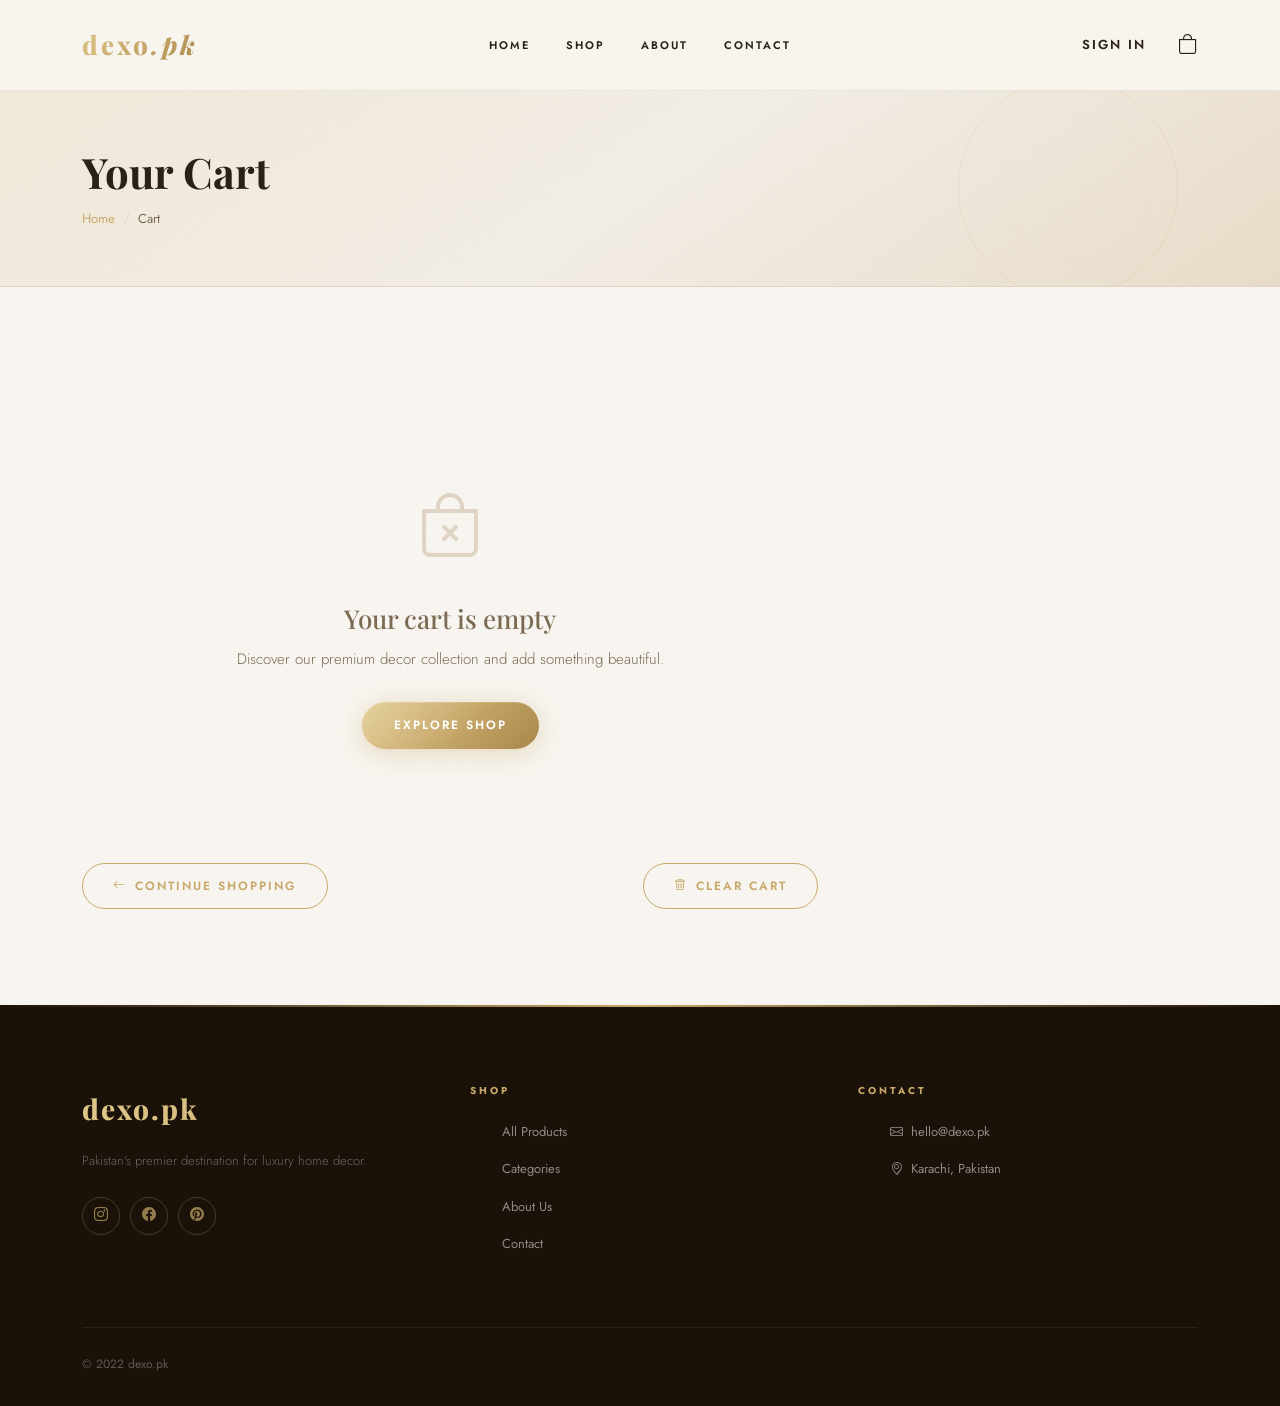
<file: cart.html>
<!doctype html>
<html lang="en">
  <head>
    <meta charset="UTF-8" />
    <meta name="viewport" content="width=device-width, initial-scale=1.0" />
    <title>Cart — dexo.pk</title>
    <link
      rel="stylesheet"
      href="https://cdn.jsdelivr.net/npm/bootstrap@5.3.2/dist/css/bootstrap.min.css"
    />
    <link
      rel="stylesheet"
      href="https://cdn.jsdelivr.net/npm/bootstrap-icons@1.11.3/font/bootstrap-icons.css"
    />
    <link rel="stylesheet" href="style.css" />
  </head>
  <body>
    <!-- NAVBAR -->
    <nav class="navbar navbar-expand-lg">
      <div class="container">
        <a class="navbar-brand" href="index.html">dexo<span>.pk</span></a>
        <button
          class="navbar-toggler border-0"
          type="button"
          data-bs-toggle="collapse"
          data-bs-target="#navMenu"
        >
          <i class="bi bi-list" style="font-size: 24px; color: var(--gold)"></i>
        </button>
        <div class="collapse navbar-collapse" id="navMenu">
          <ul class="navbar-nav mx-auto gap-1">
            <li class="nav-item">
              <a class="nav-link" href="index.html">Home</a>
            </li>
            <li class="nav-item">
              <a class="nav-link" href="shop.html">Shop</a>
            </li>

            <li class="nav-item">
              <a class="nav-link" href="about.html">About</a>
            </li>
            <li class="nav-item">
              <a class="nav-link" href="contact.html">Contact</a>
            </li>
          </ul>
          <div class="d-flex align-items-center gap-3">
            <a href="login.html" class="nav-link" style="font-size: 13px"
              >Sign In</a
            >
            <a href="cart.html" class="cart-icon position-relative">
              <i class="bi bi-bag"></i>
              <span class="cart-badge cart-count" style="display: none">0</span>
            </a>
          </div>
        </div>
      </div>
    </nav>

    <!-- PAGE BANNER -->
    <div class="page-banner">
      <div class="container">
        <h1 class="reveal">Your Cart</h1>
        <nav aria-label="breadcrumb">
          <ol class="breadcrumb">
            <li class="breadcrumb-item"><a href="index.html">Home</a></li>
            <li class="breadcrumb-item active">Cart</li>
          </ol>
        </nav>
      </div>
    </div>

    <!-- CART SECTION -->
    <section class="section">
      <div class="container">
        <div class="row g-4">
          <!-- Cart Items -->
          <div class="col-lg-8">
            <div id="cart-items"></div>
            <div
              class="d-flex justify-content-between align-items-center mt-4 flex-wrap gap-3"
            >
              <a href="shop.html" class="btn-outline-gold">
                <i class="bi bi-arrow-left"></i> Continue Shopping
              </a>
              <button
                class="btn-outline-gold"
                onclick="
                  localStorage.removeItem('dexo_cart');
                  location.reload();
                "
              >
                <i class="bi bi-trash"></i> Clear Cart
              </button>
            </div>
          </div>

          <!-- Order Summary -->
          <div class="col-lg-4" id="cart-summary" style="display: none">
            <div class="cart-summary">
              <h4>Order Summary</h4>
              <div class="summary-row">
                <span>Subtotal</span>
                <span id="summary-subtotal">PKR 0</span>
              </div>
              <div class="summary-row">
                <span>Shipping</span>
                <span id="summary-shipping">PKR 350</span>
              </div>
              <p
                style="
                  font-size: 11px;
                  color: var(--text-muted);
                  margin-bottom: 10px;
                "
              >
                <i class="bi bi-info-circle me-1" style="color: var(--gold)"></i
                >Free shipping on orders over PKR 5,000
              </p>
              <div class="summary-row total">
                <span>Total</span>
                <span id="summary-total">PKR 0</span>
              </div>

              <!-- Promo Code -->
              <div class="mt-4 mb-4">
                <div
                  style="
                    font-size: 12px;
                    font-weight: 600;
                    letter-spacing: 1px;
                    text-transform: uppercase;
                    color: var(--text-muted);
                    margin-bottom: 8px;
                  "
                >
                  Promo Code
                </div>
                <div
                  style="
                    display: flex;
                    border: 1.5px solid var(--border);
                    border-radius: 50px;
                    overflow: hidden;
                  "
                >
                  <input
                    id="promo-input"
                    type="text"
                    placeholder="Enter code"
                    style="
                      flex: 1;
                      border: none;
                      padding: 10px 16px;
                      font-family: &quot;Poppins&quot;, sans-serif;
                      font-size: 13px;
                      background: var(--bg);
                      outline: none;
                      color: var(--text);
                    "
                  />
                  <button
                    onclick="applyPromo()"
                    style="
                      padding: 10px 18px;
                      background: var(--gold);
                      border: none;
                      color: white;
                      font-family: &quot;Poppins&quot;, sans-serif;
                      font-size: 12px;
                      font-weight: 600;
                      cursor: pointer;
                      transition: 0.3s;
                    "
                    onmouseover="this.style.opacity = 0.85"
                    onmouseout="this.style.opacity = 1"
                  >
                    Apply
                  </button>
                </div>
              </div>

              <a
                href="checkout.html"
                class="btn-gold w-100"
                style="justify-content: center"
              >
                <i class="bi bi-credit-card"></i> Proceed to Checkout
              </a>

              <div class="mt-4 d-flex gap-3 justify-content-center flex-wrap">
                <div
                  style="
                    display: flex;
                    align-items: center;
                    gap: 5px;
                    font-size: 11px;
                    color: var(--text-muted);
                  "
                >
                  <i class="bi bi-shield-lock" style="color: var(--gold)"></i>
                  Secure Checkout
                </div>
                <div
                  style="
                    display: flex;
                    align-items: center;
                    gap: 5px;
                    font-size: 11px;
                    color: var(--text-muted);
                  "
                >
                  <i class="bi bi-truck" style="color: var(--gold)"></i> Fast
                  Delivery
                </div>
                <div
                  style="
                    display: flex;
                    align-items: center;
                    gap: 5px;
                    font-size: 11px;
                    color: var(--text-muted);
                  "
                >
                  <i
                    class="bi bi-arrow-counterclockwise"
                    style="color: var(--gold)"
                  ></i>
                  Easy Returns
                </div>
              </div>
            </div>
          </div>
        </div>
      </div>
    </section>

    <!-- FOOTER -->
    <footer>
      <div class="container">
        <div class="row g-5">
          <div class="col-lg-4">
            <div class="footer-brand">dexo.pk</div>
            <p class="footer-tagline">
              Pakistan's premier destination for luxury home decor.
            </p>
            <div class="social-links">
              <a href="#"><i class="bi bi-instagram"></i></a>
              <a href="#"><i class="bi bi-facebook"></i></a>
              <a href="#"><i class="bi bi-pinterest"></i></a>
            </div>
          </div>
          <div class="col-6 col-lg-4">
            <h6>Shop</h6>
            <ul>
              <li><a href="shop.html">All Products</a></li>
              <li><a href="shop.html">Categories</a></li>
              <li><a href="about.html">About Us</a></li>
              <li><a href="contact.html">Contact</a></li>
            </ul>
          </div>
          <div class="col-6 col-lg-4">
            <h6>Contact</h6>
            <ul>
              <li>
                <a href="mailto:hello@dexo.pk"
                  ><i class="bi bi-envelope me-2"></i>hello@dexo.pk</a
                >
              </li>
              <li>
                <a href="#"
                  ><i class="bi bi-geo-alt me-2"></i>Karachi, Pakistan</a
                >
              </li>
            </ul>
          </div>
        </div>
        <div class="footer-bottom"><div>© 2022 dexo.pk</div></div>
      </div>
    </footer>

    <div class="toast-container"></div>
    <script src="https://cdn.jsdelivr.net/npm/bootstrap@5.3.2/dist/js/bootstrap.bundle.min.js"></script>
    <script src="script.js"></script>
    <script>
      function applyPromo() {
        const val = document
          .getElementById("promo-input")
          .value.trim()
          .toUpperCase();
        if (val === "DEXO10") {
          showToast('<i class="bi bi-tag-fill"></i> 10% discount applied!');
        } else if (val === "") {
          showToast(
            '<i class="bi bi-exclamation-circle"></i> Please enter a promo code.',
          );
        } else {
          showToast('<i class="bi bi-x-circle"></i> Invalid promo code.');
        }
      }
    </script>
  </body>
</html>
</file>
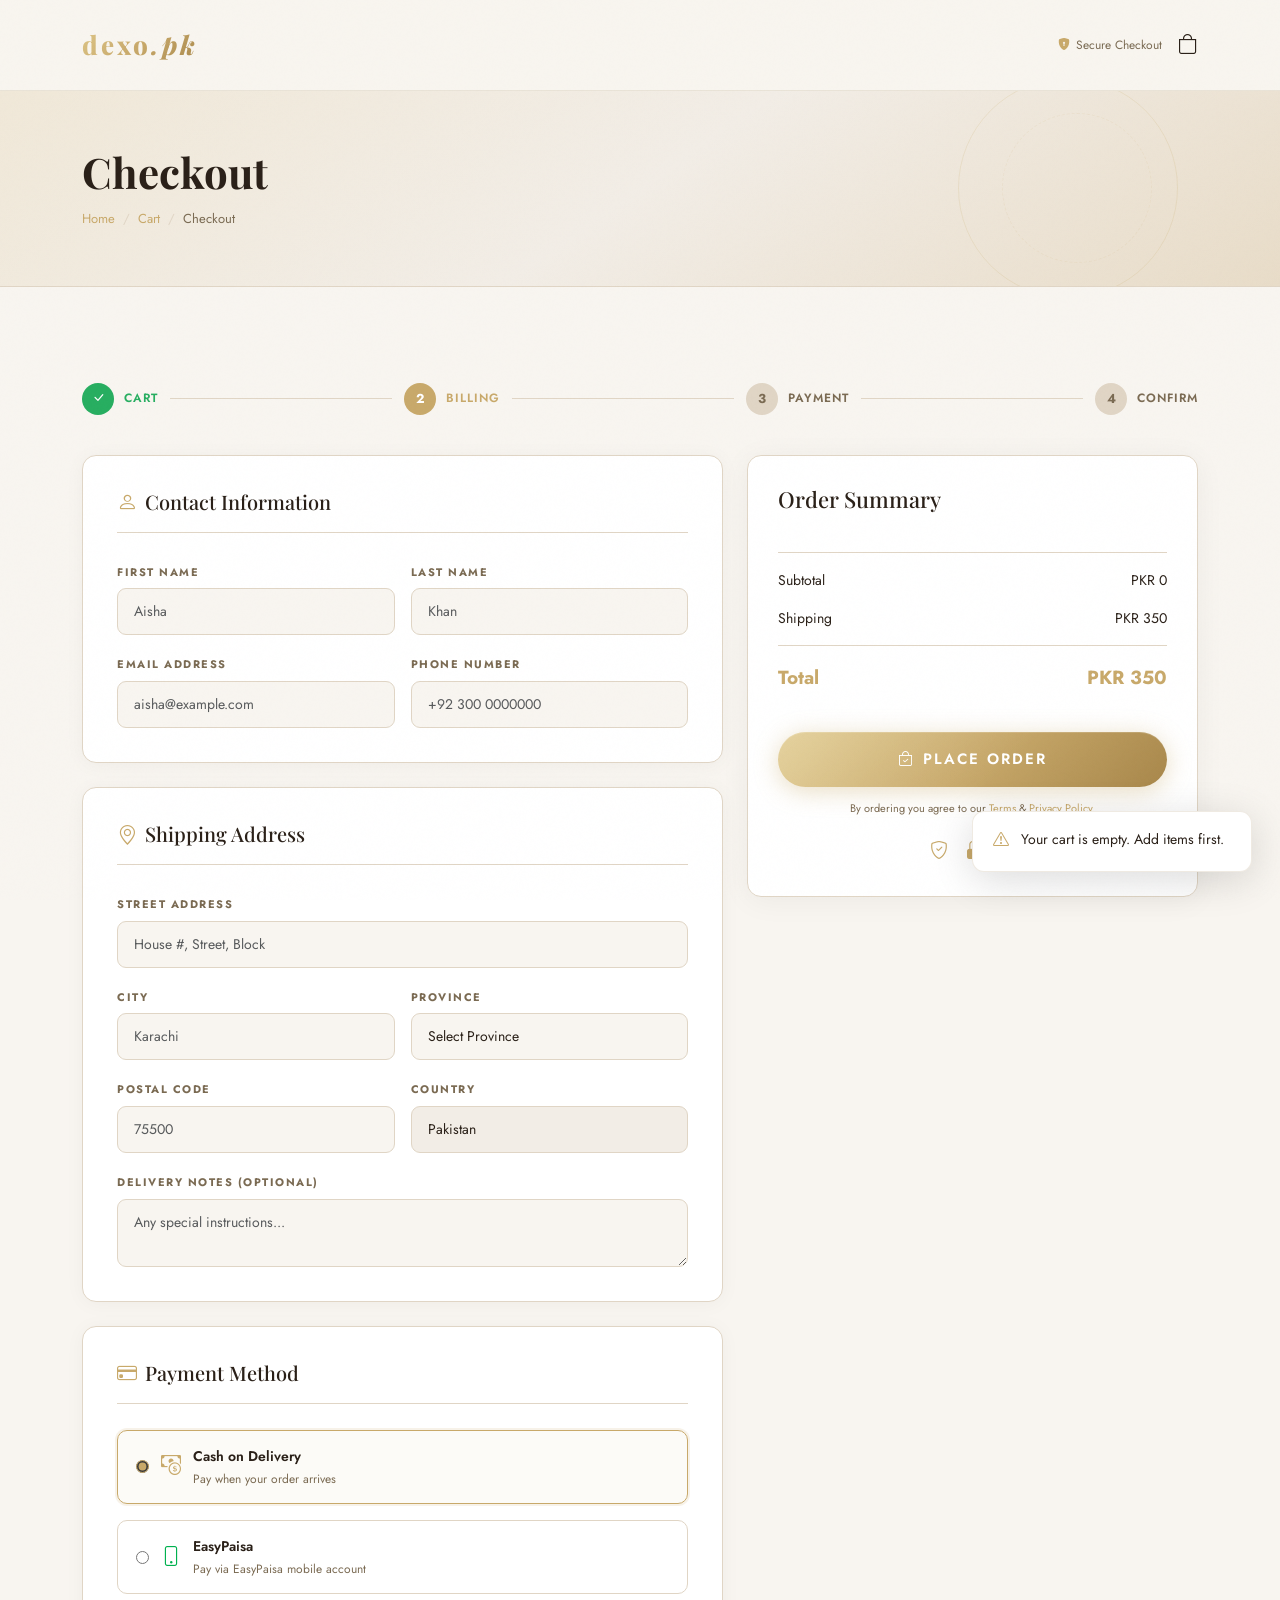
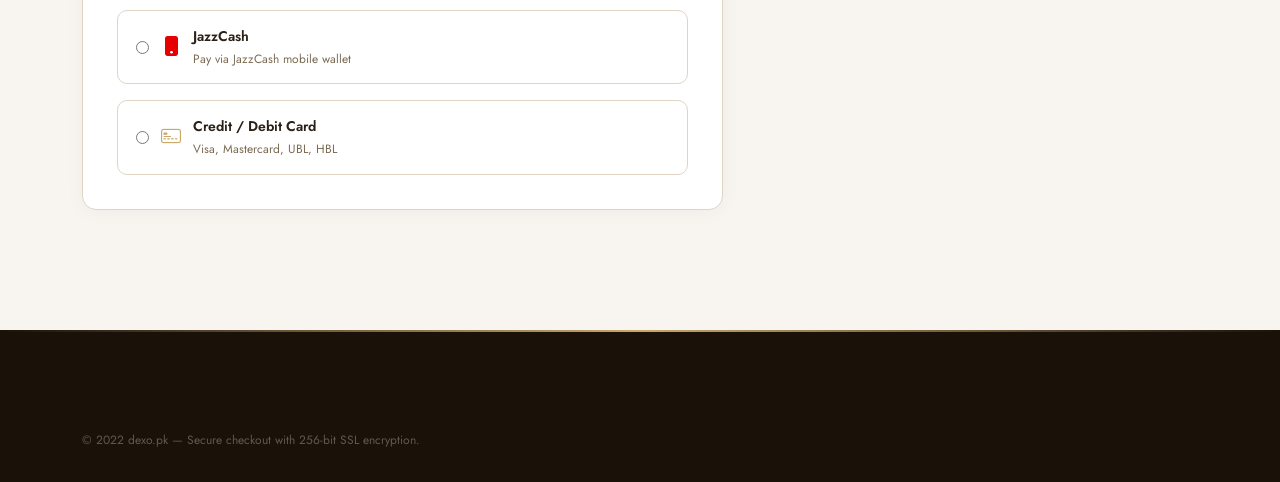
<file: checkout.html>
<!doctype html>
<html lang="en">
  <head>
    <meta charset="UTF-8" />
    <meta name="viewport" content="width=device-width, initial-scale=1.0" />
    <title>Checkout — dexo.pk</title>
    <link
      rel="stylesheet"
      href="https://cdn.jsdelivr.net/npm/bootstrap@5.3.2/dist/css/bootstrap.min.css"
    />
    <link
      rel="stylesheet"
      href="https://cdn.jsdelivr.net/npm/bootstrap-icons@1.11.3/font/bootstrap-icons.css"
    />
    <link rel="stylesheet" href="style.css" />
    <style>
      .step-bar {
        display: flex;
        align-items: center;
        margin-bottom: 40px;
      }
      .step {
        display: flex;
        align-items: center;
        gap: 10px;
      }
      .step-num {
        width: 32px;
        height: 32px;
        border-radius: 50%;
        display: flex;
        align-items: center;
        justify-content: center;
        font-size: 13px;
        font-weight: 700;
      }
      .step.active .step-num {
        background: var(--gold);
        color: white;
      }
      .step.done .step-num {
        background: #27ae60;
        color: white;
      }
      .step.inactive .step-num {
        background: var(--border);
        color: var(--text-muted);
      }
      .step-label {
        font-size: 12px;
        font-weight: 600;
        letter-spacing: 1px;
        text-transform: uppercase;
      }
      .step.active .step-label {
        color: var(--gold);
      }
      .step.done .step-label {
        color: #27ae60;
      }
      .step.inactive .step-label {
        color: var(--text-muted);
      }
      .step-line {
        flex: 1;
        height: 1px;
        background: var(--border);
        margin: 0 12px;
      }
      .payment-option {
        border: 1.5px solid var(--border);
        border-radius: 10px;
        padding: 14px 18px;
        cursor: pointer;
        transition: var(--transition);
        display: flex;
        align-items: center;
        gap: 12px;
      }
      .payment-option:hover {
        border-color: var(--gold);
      }
      .payment-option.selected {
        border-color: var(--gold);
        background: rgba(200, 169, 106, 0.05);
      }
      .payment-option input {
        accent-color: var(--gold);
      }
    </style>
  </head>
  <body>
    <nav class="navbar navbar-expand-lg">
      <div class="container">
        <a class="navbar-brand" href="index.html">dexo<span>.pk</span></a>
        <div class="d-flex align-items-center gap-3 ms-auto">
          <div
            style="
              font-size: 12px;
              color: var(--text-muted);
              display: flex;
              align-items: center;
              gap: 6px;
            "
          >
            <i class="bi bi-shield-lock-fill" style="color: var(--gold)"></i>
            Secure Checkout
          </div>
          <a href="cart.html" class="cart-icon position-relative">
            <i class="bi bi-bag"></i>
            <span class="cart-badge cart-count" style="display: none">0</span>
          </a>
        </div>
      </div>
    </nav>

    <div class="page-banner">
      <div class="container">
        <h1 class="reveal">Checkout</h1>
        <nav aria-label="breadcrumb">
          <ol class="breadcrumb">
            <li class="breadcrumb-item"><a href="index.html">Home</a></li>
            <li class="breadcrumb-item"><a href="cart.html">Cart</a></li>
            <li class="breadcrumb-item active">Checkout</li>
          </ol>
        </nav>
      </div>
    </div>

    <section class="section">
      <div class="container">
        <div class="step-bar reveal">
          <div class="step done">
            <div class="step-num"><i class="bi bi-check-lg"></i></div>
            <div class="step-label">Cart</div>
          </div>
          <div class="step-line"></div>
          <div class="step active">
            <div class="step-num">2</div>
            <div class="step-label">Billing</div>
          </div>
          <div class="step-line"></div>
          <div class="step inactive">
            <div class="step-num">3</div>
            <div class="step-label">Payment</div>
          </div>
          <div class="step-line"></div>
          <div class="step inactive">
            <div class="step-num">4</div>
            <div class="step-label">Confirm</div>
          </div>
        </div>

        <form id="checkout-form">
          <div class="row g-4">
            <div class="col-lg-7">
              <div class="checkout-section reveal">
                <h5>
                  <i class="bi bi-person me-2" style="color: var(--gold)"></i
                  >Contact Information
                </h5>
                <div class="row g-3">
                  <div class="col-sm-6">
                    <label class="form-label">First Name</label>
                    <input
                      type="text"
                      class="form-control"
                      placeholder="Aisha"
                      required
                    />
                  </div>
                  <div class="col-sm-6">
                    <label class="form-label">Last Name</label>
                    <input
                      type="text"
                      class="form-control"
                      placeholder="Khan"
                      required
                    />
                  </div>
                  <div class="col-sm-6">
                    <label class="form-label">Email Address</label>
                    <input
                      type="email"
                      class="form-control"
                      placeholder="aisha@example.com"
                      required
                    />
                  </div>
                  <div class="col-sm-6">
                    <label class="form-label">Phone Number</label>
                    <input
                      type="tel"
                      class="form-control"
                      placeholder="+92 300 0000000"
                      required
                    />
                  </div>
                </div>
              </div>

              <div class="checkout-section reveal">
                <h5>
                  <i class="bi bi-geo-alt me-2" style="color: var(--gold)"></i
                  >Shipping Address
                </h5>
                <div class="row g-3">
                  <div class="col-12">
                    <label class="form-label">Street Address</label>
                    <input
                      type="text"
                      class="form-control"
                      placeholder="House #, Street, Block"
                      required
                    />
                  </div>
                  <div class="col-sm-6">
                    <label class="form-label">City</label>
                    <input
                      type="text"
                      class="form-control"
                      placeholder="Karachi"
                      required
                    />
                  </div>
                  <div class="col-sm-6">
                    <label class="form-label">Province</label>
                    <select class="form-select" required>
                      <option value="">Select Province</option>
                      <option>Sindh</option>
                      <option>Punjab</option>
                      <option>KPK</option>
                      <option>Balochistan</option>
                      <option>Islamabad (ICT)</option>
                    </select>
                  </div>
                  <div class="col-sm-6">
                    <label class="form-label">Postal Code</label>
                    <input
                      type="text"
                      class="form-control"
                      placeholder="75500"
                    />
                  </div>
                  <div class="col-sm-6">
                    <label class="form-label">Country</label>
                    <input
                      type="text"
                      class="form-control"
                      value="Pakistan"
                      readonly
                      style="background: var(--bg-alt)"
                    />
                  </div>
                  <div class="col-12">
                    <label class="form-label">Delivery Notes (Optional)</label>
                    <textarea
                      class="form-control"
                      rows="2"
                      placeholder="Any special instructions..."
                    ></textarea>
                  </div>
                </div>
              </div>

              <div class="checkout-section reveal">
                <h5>
                  <i
                    class="bi bi-credit-card me-2"
                    style="color: var(--gold)"
                  ></i
                  >Payment Method
                </h5>
                <div class="d-flex flex-column gap-3">
                  <label class="payment-option selected">
                    <input type="radio" name="payment" value="cod" checked />
                    <i
                      class="bi bi-cash-coin"
                      style="font-size: 20px; color: var(--gold)"
                    ></i>
                    <div>
                      <div style="font-weight: 600; font-size: 14px">
                        Cash on Delivery
                      </div>
                      <div style="font-size: 12px; color: var(--text-muted)">
                        Pay when your order arrives
                      </div>
                    </div>
                  </label>
                  <label class="payment-option">
                    <input type="radio" name="payment" value="easypaisa" />
                    <i
                      class="bi bi-phone"
                      style="font-size: 20px; color: #00b14f"
                    ></i>
                    <div>
                      <div style="font-weight: 600; font-size: 14px">
                        EasyPaisa
                      </div>
                      <div style="font-size: 12px; color: var(--text-muted)">
                        Pay via EasyPaisa mobile account
                      </div>
                    </div>
                  </label>
                  <label class="payment-option">
                    <input type="radio" name="payment" value="jazzcash" />
                    <i
                      class="bi bi-phone-fill"
                      style="font-size: 20px; color: #e60000"
                    ></i>
                    <div>
                      <div style="font-weight: 600; font-size: 14px">
                        JazzCash
                      </div>
                      <div style="font-size: 12px; color: var(--text-muted)">
                        Pay via JazzCash mobile wallet
                      </div>
                    </div>
                  </label>
                  <label class="payment-option">
                    <input type="radio" name="payment" value="card" />
                    <i
                      class="bi bi-credit-card-2-front"
                      style="font-size: 20px; color: var(--gold)"
                    ></i>
                    <div>
                      <div style="font-weight: 600; font-size: 14px">
                        Credit / Debit Card
                      </div>
                      <div style="font-size: 12px; color: var(--text-muted)">
                        Visa, Mastercard, UBL, HBL
                      </div>
                    </div>
                  </label>
                </div>
              </div>
            </div>

            <!-- Order Summary -->
            <div class="col-lg-5">
              <div
                class="cart-summary reveal-right"
                style="position: sticky; top: 90px"
              >
                <h4>Order Summary</h4>
                <div
                  id="checkout-items"
                  style="
                    border-bottom: 1px solid var(--border);
                    padding-bottom: 16px;
                    margin-bottom: 16px;
                  "
                ></div>
                <div class="summary-row">
                  <span>Subtotal</span><span id="co-subtotal">PKR 0</span>
                </div>
                <div class="summary-row">
                  <span>Shipping</span><span id="co-shipping">PKR 350</span>
                </div>
                <div class="summary-row total">
                  <span>Total</span><span id="co-total">PKR 0</span>
                </div>
                <button
                  type="submit"
                  class="btn-gold w-100 mt-4"
                  style="
                    justify-content: center;
                    font-size: 15px;
                    padding: 15px 32px;
                  "
                >
                  <i class="bi bi-bag-check"></i> Place Order
                </button>
                <p
                  style="
                    font-size: 11px;
                    color: var(--text-muted);
                    text-align: center;
                    margin-top: 12px;
                    line-height: 1.8;
                  "
                >
                  By ordering you agree to our
                  <a href="#" style="color: var(--gold)">Terms</a> &amp;
                  <a href="#" style="color: var(--gold)">Privacy Policy</a>.
                </p>
                <div class="mt-3 d-flex justify-content-center gap-3">
                  <i
                    class="bi bi-shield-check"
                    style="color: var(--gold); font-size: 18px"
                    title="Secure"
                  ></i>
                  <i
                    class="bi bi-lock-fill"
                    style="color: var(--gold); font-size: 18px"
                    title="Encrypted"
                  ></i>
                  <i
                    class="bi bi-truck"
                    style="color: var(--gold); font-size: 18px"
                    title="Fast Delivery"
                  ></i>
                </div>
              </div>
            </div>
          </div>
        </form>
      </div>
    </section>

    <footer>
      <div class="container">
        <div
          class="footer-bottom"
          style="border-top: none; padding-top: 20px; margin-top: 0"
        >
          <div>
            © 2022 dexo.pk — Secure checkout with 256-bit SSL encryption.
          </div>
        </div>
      </div>
    </footer>

    <div class="toast-container"></div>
    <script src="https://cdn.jsdelivr.net/npm/bootstrap@5.3.2/dist/js/bootstrap.bundle.min.js"></script>
    <script src="script.js"></script>
    <script>
      document.querySelectorAll(".payment-option").forEach((opt) => {
        opt.addEventListener("click", () => {
          document
            .querySelectorAll(".payment-option")
            .forEach((o) => o.classList.remove("selected"));
          opt.classList.add("selected");
        });
      });
    </script>
  </body>
</html>
</file>
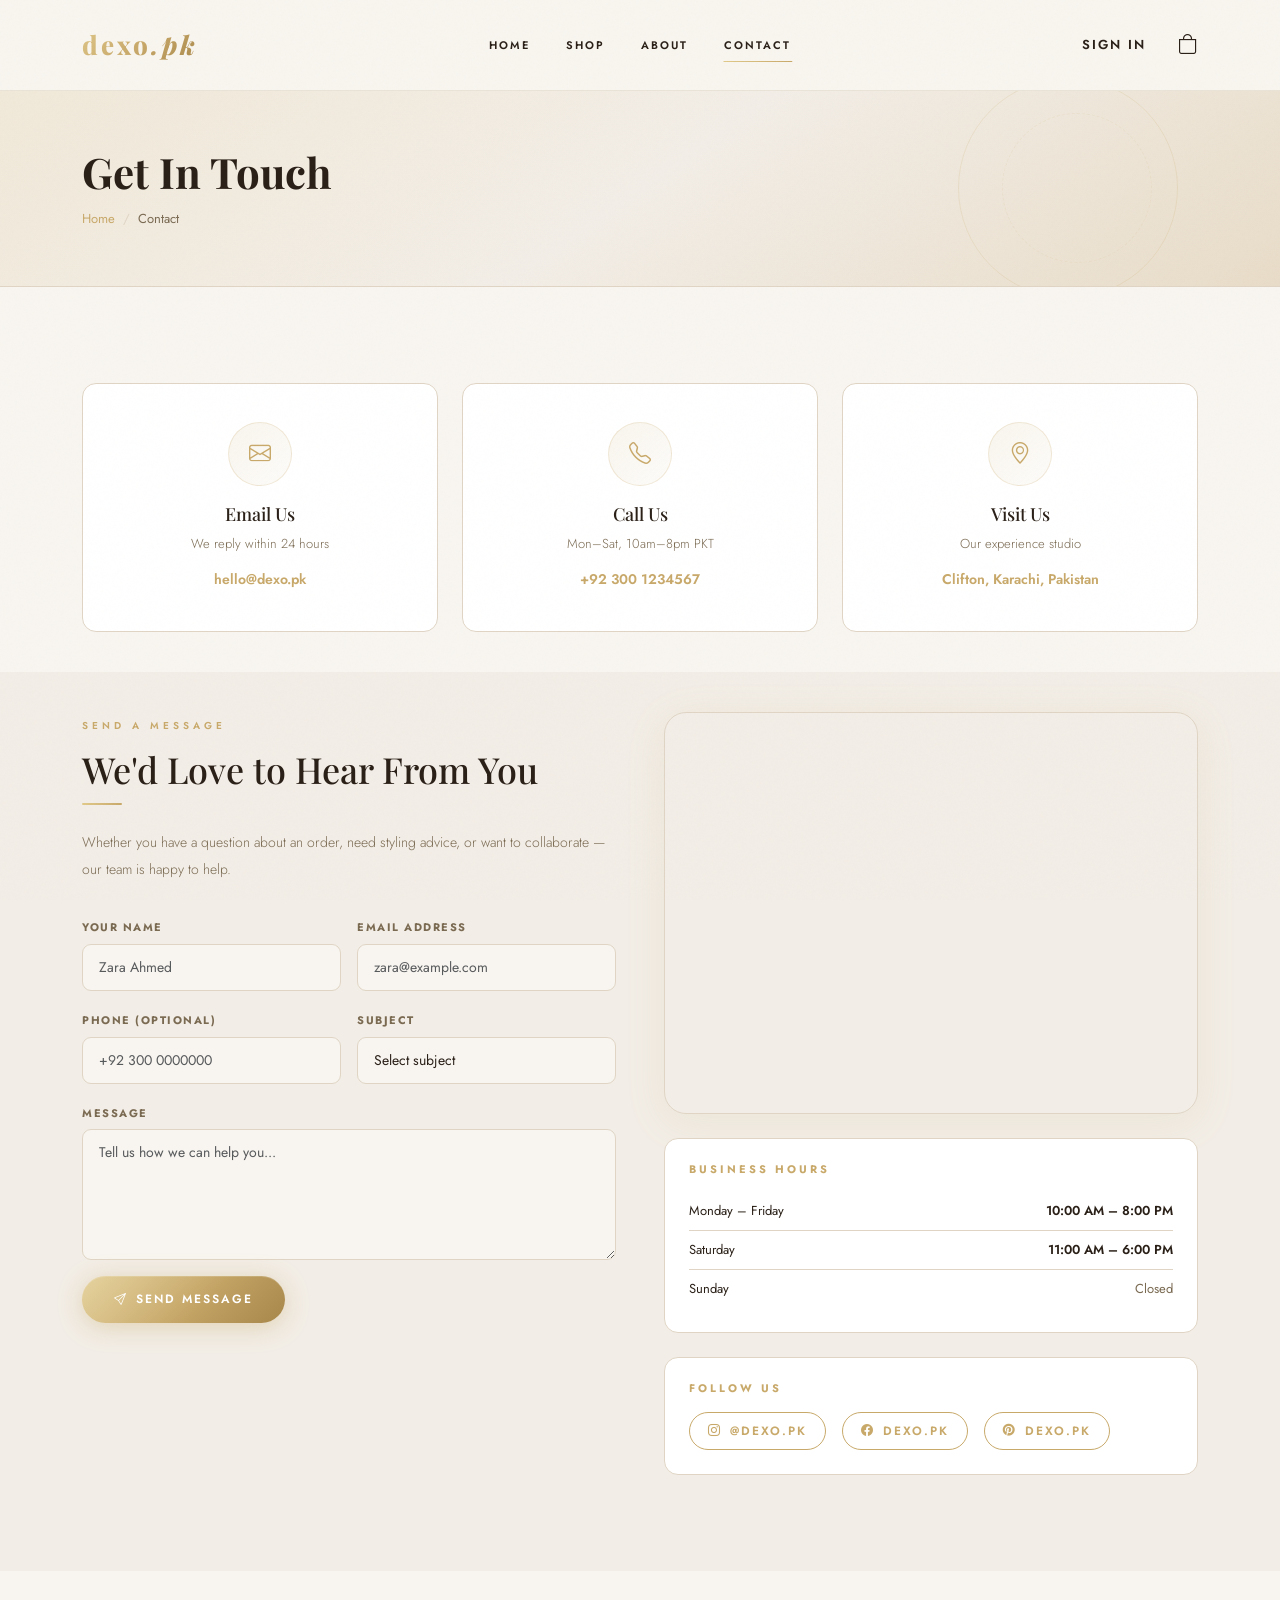
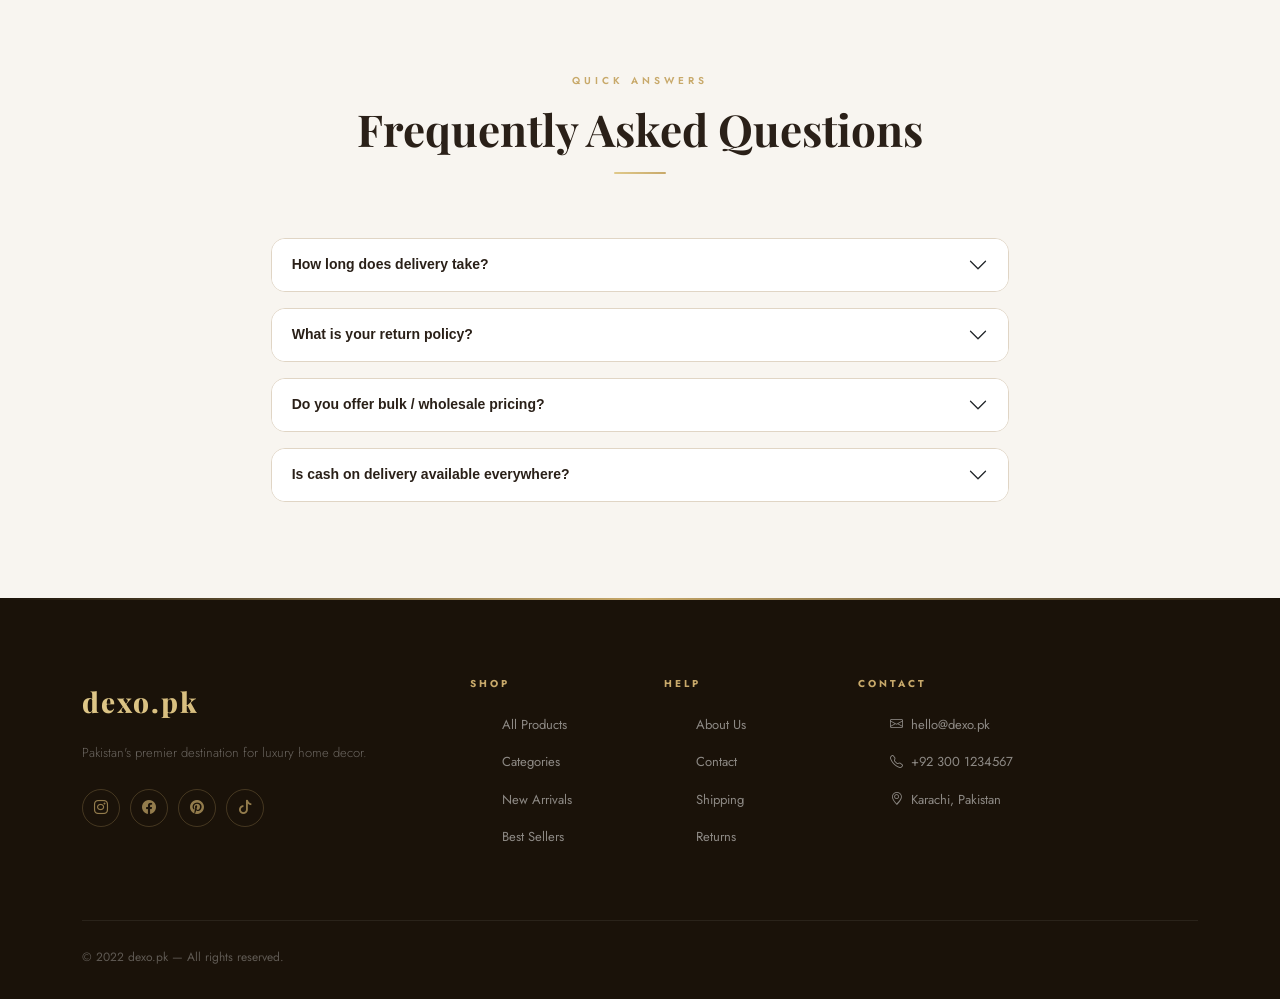
<file: contact.html>
<!doctype html>
<html lang="en">
  <head>
    <meta charset="UTF-8" />
    <meta name="viewport" content="width=device-width, initial-scale=1.0" />
    <title>Contact — dexo.pk</title>
    <link
      rel="stylesheet"
      href="https://cdn.jsdelivr.net/npm/bootstrap@5.3.2/dist/css/bootstrap.min.css"
    />
    <link
      rel="stylesheet"
      href="https://cdn.jsdelivr.net/npm/bootstrap-icons@1.11.3/font/bootstrap-icons.css"
    />
    <link rel="stylesheet" href="style.css" />
  </head>
  <body>
    <!-- NAVBAR -->
    <nav class="navbar navbar-expand-lg">
      <div class="container">
        <a class="navbar-brand" href="index.html">dexo<span>.pk</span></a>
        <button
          class="navbar-toggler border-0"
          type="button"
          data-bs-toggle="collapse"
          data-bs-target="#navMenu"
        >
          <i class="bi bi-list" style="font-size: 24px; color: var(--gold)"></i>
        </button>
        <div class="collapse navbar-collapse" id="navMenu">
          <ul class="navbar-nav mx-auto gap-1">
            <li class="nav-item">
              <a class="nav-link" href="index.html">Home</a>
            </li>
            <li class="nav-item">
              <a class="nav-link" href="shop.html">Shop</a>
            </li>

            <li class="nav-item">
              <a class="nav-link" href="about.html">About</a>
            </li>
            <li class="nav-item">
              <a class="nav-link active" href="contact.html">Contact</a>
            </li>
          </ul>
          <div class="d-flex align-items-center gap-3">
            <a href="login.html" class="nav-link" style="font-size: 13px"
              >Sign In</a
            >
            <a href="cart.html" class="cart-icon position-relative">
              <i class="bi bi-bag"></i>
              <span class="cart-badge cart-count" style="display: none">0</span>
            </a>
          </div>
        </div>
      </div>
    </nav>

    <!-- PAGE BANNER -->
    <div class="page-banner">
      <div class="container">
        <h1 class="reveal">Get In Touch</h1>
        <nav aria-label="breadcrumb">
          <ol class="breadcrumb">
            <li class="breadcrumb-item"><a href="index.html">Home</a></li>
            <li class="breadcrumb-item active">Contact</li>
          </ol>
        </nav>
      </div>
    </div>

    <!-- CONTACT INFO CARDS -->
    <section class="section" style="padding-bottom: 40px">
      <div class="container">
        <div class="row g-4">
          <div class="col-md-4 reveal">
            <div class="contact-card">
              <div class="contact-icon"><i class="bi bi-envelope"></i></div>
              <h5 style="font-size: 18px; margin-bottom: 8px">Email Us</h5>
              <p
                style="
                  font-size: 13px;
                  color: var(--text-muted);
                  font-weight: 300;
                  margin-bottom: 12px;
                "
              >
                We reply within 24 hours
              </p>
              <a
                href="mailto:hello@dexo.pk"
                style="color: var(--gold); font-size: 14px; font-weight: 600"
                >hello@dexo.pk</a
              >
            </div>
          </div>
          <div class="col-md-4 reveal reveal-delay-1">
            <div class="contact-card">
              <div class="contact-icon"><i class="bi bi-telephone"></i></div>
              <h5 style="font-size: 18px; margin-bottom: 8px">Call Us</h5>
              <p
                style="
                  font-size: 13px;
                  color: var(--text-muted);
                  font-weight: 300;
                  margin-bottom: 12px;
                "
              >
                Mon–Sat, 10am–8pm PKT
              </p>
              <a
                href="tel:+923001234567"
                style="color: var(--gold); font-size: 14px; font-weight: 600"
                >+92 300 1234567</a
              >
            </div>
          </div>
          <div class="col-md-4 reveal reveal-delay-2">
            <div class="contact-card">
              <div class="contact-icon"><i class="bi bi-geo-alt"></i></div>
              <h5 style="font-size: 18px; margin-bottom: 8px">Visit Us</h5>
              <p
                style="
                  font-size: 13px;
                  color: var(--text-muted);
                  font-weight: 300;
                  margin-bottom: 12px;
                "
              >
                Our experience studio
              </p>
              <span
                style="color: var(--gold); font-size: 14px; font-weight: 600"
                >Clifton, Karachi, Pakistan</span
              >
            </div>
          </div>
        </div>
      </div>
    </section>

    <!-- CONTACT FORM + MAP -->
    <section class="section section-alt" style="padding-top: 40px">
      <div class="container">
        <div class="row g-5">
          <!-- Form -->
          <div class="col-lg-6 reveal-left">
            <div class="overline">Send a Message</div>
            <h2 style="font-size: 36px; margin-bottom: 8px">
              We'd Love to Hear From You
            </h2>
            <div class="gold-line mb-4"></div>
            <p
              style="
                color: var(--text-muted);
                font-weight: 300;
                font-size: 14px;
                margin-bottom: 32px;
                line-height: 1.9;
              "
            >
              Whether you have a question about an order, need styling advice,
              or want to collaborate — our team is happy to help.
            </p>

            <form id="contact-form">
              <div class="row g-3">
                <div class="col-sm-6">
                  <label class="form-label">Your Name</label>
                  <input
                    type="text"
                    class="form-control"
                    placeholder="Zara Ahmed"
                    required
                  />
                </div>
                <div class="col-sm-6">
                  <label class="form-label">Email Address</label>
                  <input
                    type="email"
                    class="form-control"
                    placeholder="zara@example.com"
                    required
                  />
                </div>
                <div class="col-sm-6">
                  <label class="form-label">Phone (Optional)</label>
                  <input
                    type="tel"
                    class="form-control"
                    placeholder="+92 300 0000000"
                  />
                </div>
                <div class="col-sm-6">
                  <label class="form-label">Subject</label>
                  <select class="form-select" required>
                    <option value="">Select subject</option>
                    <option>Order Inquiry</option>
                    <option>Product Question</option>
                    <option>Returns & Refunds</option>
                    <option>Wholesale / Bulk Order</option>
                    <option>Styling Consultation</option>
                    <option>Collaboration</option>
                    <option>Other</option>
                  </select>
                </div>
                <div class="col-12">
                  <label class="form-label">Message</label>
                  <textarea
                    class="form-control"
                    rows="5"
                    placeholder="Tell us how we can help you..."
                    required
                  ></textarea>
                </div>
                <div class="col-12">
                  <button type="submit" class="btn-gold">
                    <i class="bi bi-send"></i> Send Message
                  </button>
                </div>
              </div>
            </form>
          </div>

          <!-- Map + Social -->
          <div class="col-lg-6 reveal-right">
            <div class="map-wrap mb-4">
              <iframe
                src="https://www.google.com/maps/embed?pb=!1m18!1m12!1m3!1d14474.47735048!2d67.02!3d24.81!2m3!1f0!2f0!3f0!3m2!1i1024!2i768!4f13.1!3m3!1m2!1s0x3eb33e06651d4bbf%3A0x9cf92f44555a0c23!2sClifton%2C%20Karachi%2C%20Karachi%20City%2C%20Sindh%2C%20Pakistan!5e0!3m2!1sen!2s!4v1699000000000!5m2!1sen!2s"
                allowfullscreen=""
                loading="lazy"
                referrerpolicy="no-referrer-when-downgrade"
                title="dexo.pk location"
              >
              </iframe>
            </div>

            <!-- Business Hours -->
            <div
              style="
                background: white;
                border-radius: var(--radius);
                padding: 24px;
                border: 1px solid var(--border);
                margin-bottom: 24px;
              "
            >
              <h6
                style="
                  font-size: 11px;
                  letter-spacing: 3px;
                  text-transform: uppercase;
                  color: var(--gold);
                  margin-bottom: 16px;
                  font-weight: 700;
                "
              >
                Business Hours
              </h6>
              <div
                style="
                  display: flex;
                  justify-content: space-between;
                  font-size: 13px;
                  padding: 8px 0;
                  border-bottom: 1px solid var(--border);
                "
              >
                <span>Monday – Friday</span
                ><span style="font-weight: 600">10:00 AM – 8:00 PM</span>
              </div>
              <div
                style="
                  display: flex;
                  justify-content: space-between;
                  font-size: 13px;
                  padding: 8px 0;
                  border-bottom: 1px solid var(--border);
                "
              >
                <span>Saturday</span
                ><span style="font-weight: 600">11:00 AM – 6:00 PM</span>
              </div>
              <div
                style="
                  display: flex;
                  justify-content: space-between;
                  font-size: 13px;
                  padding: 8px 0;
                "
              >
                <span>Sunday</span
                ><span style="color: var(--text-muted)">Closed</span>
              </div>
            </div>

            <!-- Social -->
            <div
              style="
                background: white;
                border-radius: var(--radius);
                padding: 24px;
                border: 1px solid var(--border);
              "
            >
              <h6
                style="
                  font-size: 11px;
                  letter-spacing: 3px;
                  text-transform: uppercase;
                  color: var(--gold);
                  margin-bottom: 16px;
                  font-weight: 700;
                "
              >
                Follow Us
              </h6>
              <div class="d-flex flex-wrap gap-3">
                <a
                  href="#"
                  class="btn-outline-gold"
                  style="padding: 8px 18px; font-size: 12px"
                >
                  <i class="bi bi-instagram"></i> @dexo.pk
                </a>
                <a
                  href="#"
                  class="btn-outline-gold"
                  style="padding: 8px 18px; font-size: 12px"
                >
                  <i class="bi bi-facebook"></i> dexo.pk
                </a>
                <a
                  href="#"
                  class="btn-outline-gold"
                  style="padding: 8px 18px; font-size: 12px"
                >
                  <i class="bi bi-pinterest"></i> dexo.pk
                </a>
              </div>
            </div>
          </div>
        </div>
      </div>
    </section>

    <!-- FAQ TEASER -->
    <section class="section">
      <div class="container">
        <div class="section-header text-center reveal">
          <div class="overline">Quick Answers</div>
          <h2>Frequently Asked Questions</h2>
          <div class="section-divider center"></div>
        </div>
        <div class="row g-3 justify-content-center">
          <div class="col-lg-8">
            <div class="accordion" id="faqAccordion">
              <div
                class="accordion-item border-0 mb-3"
                style="
                  border-radius: var(--radius) !important;
                  overflow: hidden;
                  border: 1px solid var(--border) !important;
                "
              >
                <h2 class="accordion-header">
                  <button
                    class="accordion-button collapsed"
                    style="
                      font-family: &quot;Poppins&quot;, sans-serif;
                      font-size: 14px;
                      font-weight: 600;
                      background: white;
                      color: var(--text);
                    "
                    type="button"
                    data-bs-toggle="collapse"
                    data-bs-target="#faq1"
                  >
                    How long does delivery take?
                  </button>
                </h2>
                <div
                  id="faq1"
                  class="accordion-collapse collapse"
                  data-bs-parent="#faqAccordion"
                >
                  <div
                    class="accordion-body"
                    style="
                      font-size: 13px;
                      color: var(--text-muted);
                      font-weight: 300;
                      line-height: 1.9;
                    "
                  >
                    Orders are typically delivered within 3–5 business days
                    across major cities in Pakistan. Same-day delivery is
                    available in Karachi for orders placed before 12pm.
                  </div>
                </div>
              </div>
              <div
                class="accordion-item border-0 mb-3"
                style="
                  border-radius: var(--radius) !important;
                  overflow: hidden;
                  border: 1px solid var(--border) !important;
                "
              >
                <h2 class="accordion-header">
                  <button
                    class="accordion-button collapsed"
                    style="
                      font-family: &quot;Poppins&quot;, sans-serif;
                      font-size: 14px;
                      font-weight: 600;
                      background: white;
                      color: var(--text);
                    "
                    type="button"
                    data-bs-toggle="collapse"
                    data-bs-target="#faq2"
                  >
                    What is your return policy?
                  </button>
                </h2>
                <div
                  id="faq2"
                  class="accordion-collapse collapse"
                  data-bs-parent="#faqAccordion"
                >
                  <div
                    class="accordion-body"
                    style="
                      font-size: 13px;
                      color: var(--text-muted);
                      font-weight: 300;
                      line-height: 1.9;
                    "
                  >
                    We accept returns within 7 days of delivery. Items must be
                    in original, unused condition and packaging. Simply WhatsApp
                    us your order ID to initiate a return.
                  </div>
                </div>
              </div>
              <div
                class="accordion-item border-0 mb-3"
                style="
                  border-radius: var(--radius) !important;
                  overflow: hidden;
                  border: 1px solid var(--border) !important;
                "
              >
                <h2 class="accordion-header">
                  <button
                    class="accordion-button collapsed"
                    style="
                      font-family: &quot;Poppins&quot;, sans-serif;
                      font-size: 14px;
                      font-weight: 600;
                      background: white;
                      color: var(--text);
                    "
                    type="button"
                    data-bs-toggle="collapse"
                    data-bs-target="#faq3"
                  >
                    Do you offer bulk / wholesale pricing?
                  </button>
                </h2>
                <div
                  id="faq3"
                  class="accordion-collapse collapse"
                  data-bs-parent="#faqAccordion"
                >
                  <div
                    class="accordion-body"
                    style="
                      font-size: 13px;
                      color: var(--text-muted);
                      font-weight: 300;
                      line-height: 1.9;
                    "
                  >
                    Yes! We work with interior designers, hotels, and
                    businesses. Contact us via the form above or email
                    wholesale@dexo.pk for custom pricing on bulk orders.
                  </div>
                </div>
              </div>
              <div
                class="accordion-item border-0"
                style="
                  border-radius: var(--radius) !important;
                  overflow: hidden;
                  border: 1px solid var(--border) !important;
                "
              >
                <h2 class="accordion-header">
                  <button
                    class="accordion-button collapsed"
                    style="
                      font-family: &quot;Poppins&quot;, sans-serif;
                      font-size: 14px;
                      font-weight: 600;
                      background: white;
                      color: var(--text);
                    "
                    type="button"
                    data-bs-toggle="collapse"
                    data-bs-target="#faq4"
                  >
                    Is cash on delivery available everywhere?
                  </button>
                </h2>
                <div
                  id="faq4"
                  class="accordion-collapse collapse"
                  data-bs-parent="#faqAccordion"
                >
                  <div
                    class="accordion-body"
                    style="
                      font-size: 13px;
                      color: var(--text-muted);
                      font-weight: 300;
                      line-height: 1.9;
                    "
                  >
                    COD is available in all major cities including Karachi,
                    Lahore, Islamabad, Rawalpindi, Faisalabad, Hyderabad,
                    Multan, and Peshawar. For other areas, online payment is
                    required.
                  </div>
                </div>
              </div>
            </div>
          </div>
        </div>
      </div>
    </section>

    <!-- FOOTER -->
    <footer>
      <div class="container">
        <div class="row g-5">
          <div class="col-lg-4">
            <div class="footer-brand">dexo.pk</div>
            <p class="footer-tagline">
              Pakistan's premier destination for luxury home decor.
            </p>
            <div class="social-links">
              <a href="#"><i class="bi bi-instagram"></i></a>
              <a href="#"><i class="bi bi-facebook"></i></a>
              <a href="#"><i class="bi bi-pinterest"></i></a>
              <a href="#"><i class="bi bi-tiktok"></i></a>
            </div>
          </div>
          <div class="col-6 col-lg-2">
            <h6>Shop</h6>
            <ul>
              <li><a href="shop.html">All Products</a></li>
              <li><a href="shop.html">Categories</a></li>
              <li><a href="shop.html">New Arrivals</a></li>
              <li><a href="shop.html">Best Sellers</a></li>
            </ul>
          </div>
          <div class="col-6 col-lg-2">
            <h6>Help</h6>
            <ul>
              <li><a href="about.html">About Us</a></li>
              <li><a href="contact.html">Contact</a></li>
              <li><a href="#">Shipping</a></li>
              <li><a href="#">Returns</a></li>
            </ul>
          </div>
          <div class="col-lg-4">
            <h6>Contact</h6>
            <ul>
              <li>
                <a href="mailto:hello@dexo.pk"
                  ><i class="bi bi-envelope me-2"></i>hello@dexo.pk</a
                >
              </li>
              <li>
                <a href="tel:+923001234567"
                  ><i class="bi bi-telephone me-2"></i>+92 300 1234567</a
                >
              </li>
              <li>
                <a href="#"
                  ><i class="bi bi-geo-alt me-2"></i>Karachi, Pakistan</a
                >
              </li>
            </ul>
          </div>
        </div>
        <div class="footer-bottom">
          <div>© 2022 dexo.pk — All rights reserved.</div>
        </div>
      </div>
    </footer>

    <div class="toast-container"></div>
    <script src="https://cdn.jsdelivr.net/npm/bootstrap@5.3.2/dist/js/bootstrap.bundle.min.js"></script>
    <script src="script.js"></script>
  </body>
</html>
</file>
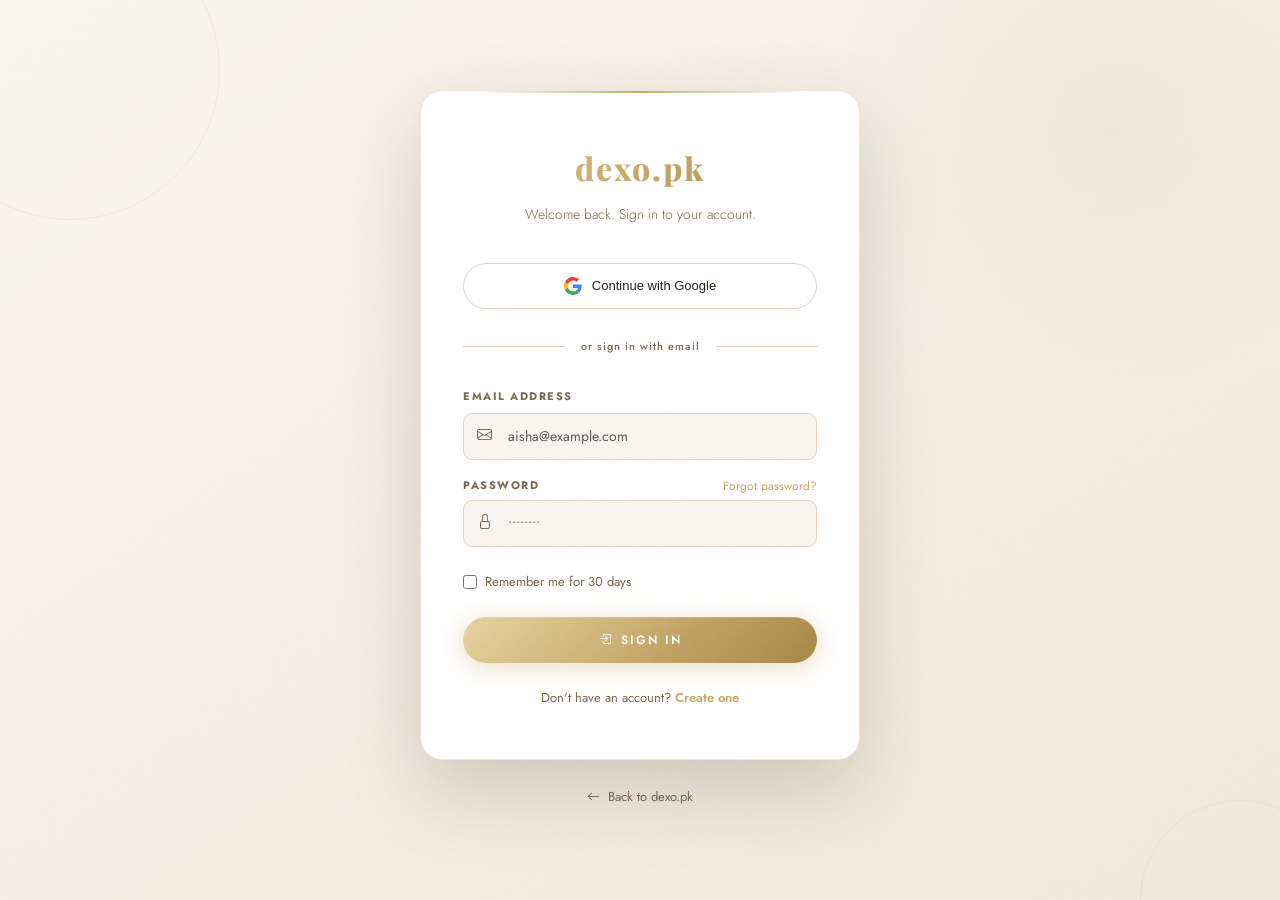
<file: login.html>
<!doctype html>
<html lang="en">
  <head>
    <meta charset="UTF-8" />
    <meta name="viewport" content="width=device-width, initial-scale=1.0" />
    <title>Sign In — dexo.pk</title>
    <link
      rel="stylesheet"
      href="https://cdn.jsdelivr.net/npm/bootstrap@5.3.2/dist/css/bootstrap.min.css"
    />
    <link
      rel="stylesheet"
      href="https://cdn.jsdelivr.net/npm/bootstrap-icons@1.11.3/font/bootstrap-icons.css"
    />
    <link rel="stylesheet" href="style.css" />
    <style>
      .auth-bg-deco {
        position: absolute;
        width: 300px;
        height: 300px;
        border: 1px solid rgba(200, 169, 106, 0.15);
        border-radius: 50%;
      }
      .social-login-btn {
        display: flex;
        align-items: center;
        justify-content: center;
        gap: 10px;
        padding: 11px 20px;
        border: 1.5px solid var(--border);
        border-radius: 50px;
        font-family: "Poppins", sans-serif;
        font-size: 13px;
        font-weight: 500;
        color: var(--text);
        background: white;
        cursor: pointer;
        transition: var(--transition);
        width: 100%;
      }
      .social-login-btn:hover {
        border-color: var(--gold);
        color: var(--gold);
      }
    </style>
  </head>
  <body>
    <div class="auth-wrap">
      <!-- Decorative circles -->
      <div class="auth-bg-deco" style="top: -80px; left: -80px"></div>
      <div
        class="auth-bg-deco"
        style="bottom: -100px; right: -60px; width: 200px; height: 200px"
      ></div>

      <div class="container">
        <div class="row justify-content-center">
          <div class="col-sm-10 col-md-8 col-lg-5">
            <div class="auth-card">
              <!-- Logo -->
              <div class="auth-logo">dexo.pk</div>
              <div class="auth-subtitle">
                Welcome back. Sign in to your account.
              </div>

              <!-- Social Login -->
              <div class="d-flex flex-column gap-3 mb-4">
                <button class="social-login-btn">
                  <svg width="18" height="18" viewBox="0 0 48 48">
                    <path
                      fill="#EA4335"
                      d="M24 9.5c3.54 0 6.71 1.22 9.21 3.6l6.85-6.85C35.9 2.38 30.47 0 24 0 14.62 0 6.51 5.38 2.56 13.22l7.98 6.19C12.43 13.72 17.74 9.5 24 9.5z"
                    />
                    <path
                      fill="#4285F4"
                      d="M46.98 24.55c0-1.57-.15-3.09-.38-4.55H24v9.02h12.94c-.58 2.96-2.26 5.48-4.78 7.18l7.73 6c4.51-4.18 7.09-10.36 7.09-17.65z"
                    />
                    <path
                      fill="#FBBC05"
                      d="M10.53 28.59c-.48-1.45-.76-2.99-.76-4.59s.27-3.14.76-4.59l-7.98-6.19C.92 16.46 0 20.12 0 24c0 3.88.92 7.54 2.56 10.78l7.97-6.19z"
                    />
                    <path
                      fill="#34A853"
                      d="M24 48c6.48 0 11.93-2.13 15.89-5.81l-7.73-6c-2.18 1.48-4.97 2.34-8.16 2.34-6.26 0-11.57-4.22-13.47-9.91l-7.98 6.19C6.51 42.62 14.62 48 24 48z"
                    />
                  </svg>
                  Continue with Google
                </button>
              </div>

              <div class="auth-divider"><span>or sign in with email</span></div>

              <!-- Login Form -->
              <form id="login-form">
                <div class="mb-3">
                  <label class="form-label">Email Address</label>
                  <div class="input-icon-wrap">
                    <i class="bi bi-envelope icon"></i>
                    <input
                      type="email"
                      class="form-control"
                      placeholder="aisha@example.com"
                      required
                    />
                  </div>
                </div>
                <div class="mb-4">
                  <div
                    class="d-flex justify-content-between align-items-center mb-1"
                  >
                    <label class="form-label mb-0">Password</label>
                    <a href="#" style="font-size: 12px; color: var(--gold)"
                      >Forgot password?</a
                    >
                  </div>
                  <div class="input-icon-wrap">
                    <i class="bi bi-lock icon"></i>
                    <input
                      type="password"
                      class="form-control"
                      placeholder="••••••••"
                      required
                    />
                  </div>
                </div>
                <div class="mb-4 d-flex align-items-center gap-2">
                  <input
                    type="checkbox"
                    id="remember"
                    style="accent-color: var(--gold); width: 14px; height: 14px"
                  />
                  <label
                    for="remember"
                    style="
                      font-size: 13px;
                      color: var(--text-muted);
                      cursor: pointer;
                    "
                    >Remember me for 30 days</label
                  >
                </div>
                <button
                  type="submit"
                  class="btn-gold w-100"
                  style="justify-content: center; padding: 13px"
                >
                  <i class="bi bi-box-arrow-in-right"></i> Sign In
                </button>
              </form>

              <div
                class="text-center mt-4"
                style="font-size: 13px; color: var(--text-muted)"
              >
                Don't have an account?
                <a
                  href="signup.html"
                  style="color: var(--gold); font-weight: 600"
                  >Create one</a
                >
              </div>
            </div>

            <!-- Back to shop -->
            <div class="text-center mt-4">
              <a
                href="index.html"
                style="font-size: 13px; color: var(--text-muted)"
              >
                <i class="bi bi-arrow-left me-1"></i> Back to dexo.pk
              </a>
            </div>
          </div>
        </div>
      </div>
    </div>

    <div class="toast-container"></div>
    <script src="https://cdn.jsdelivr.net/npm/bootstrap@5.3.2/dist/js/bootstrap.bundle.min.js"></script>
    <script src="script.js"></script>
  </body>
</html>
</file>
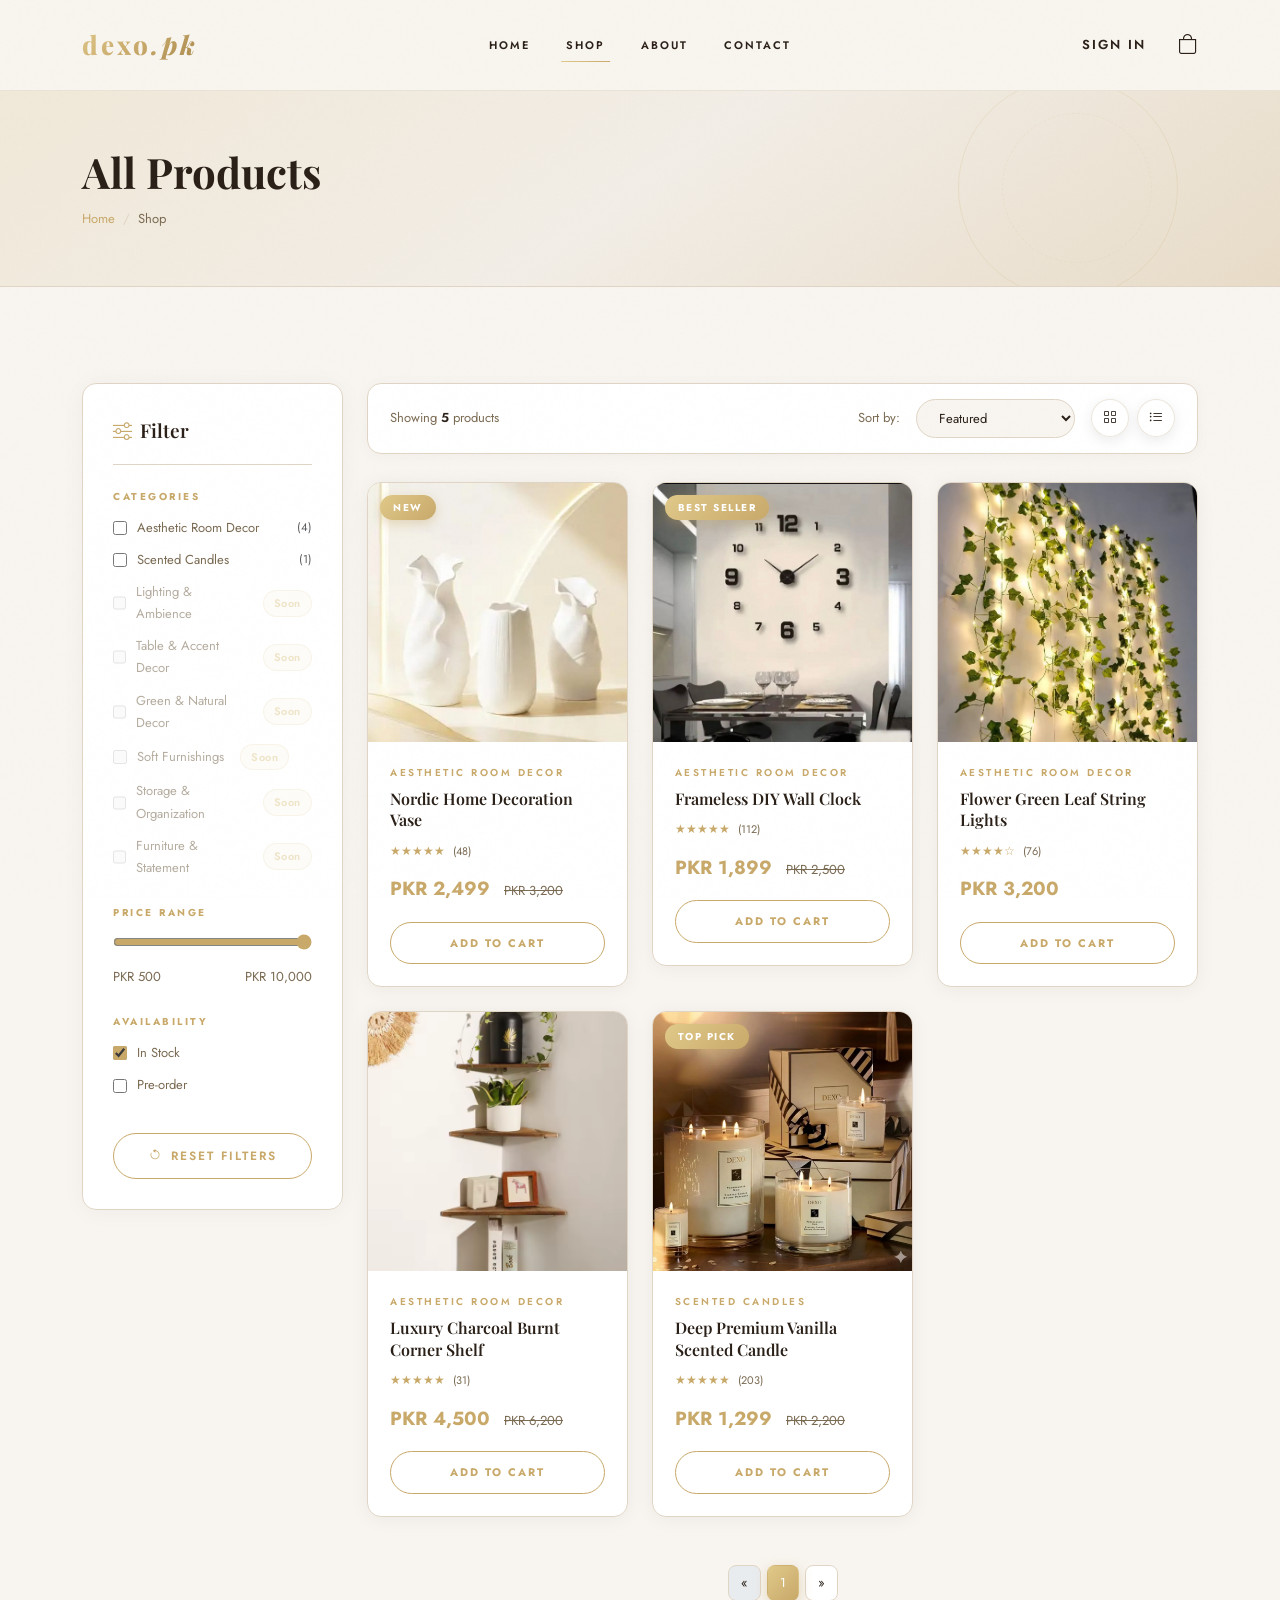
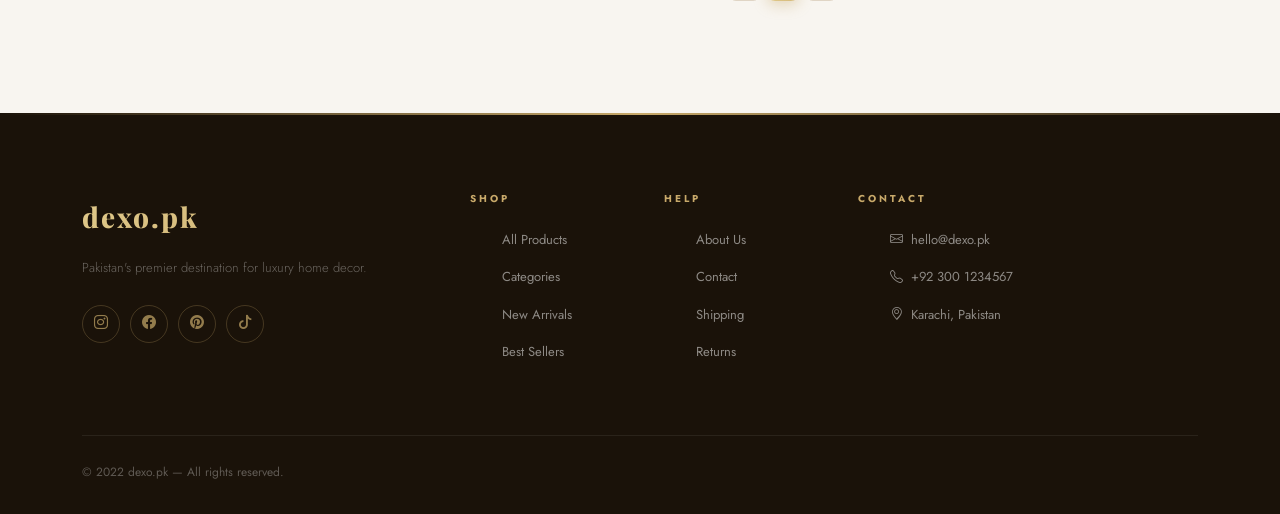
<file: shop.html>
<!doctype html>
<html lang="en">
  <head>
    <meta charset="UTF-8" />
    <meta name="viewport" content="width=device-width, initial-scale=1.0" />
    <title>Shop — dexo.pk</title>
    <link
      rel="stylesheet"
      href="https://cdn.jsdelivr.net/npm/bootstrap@5.3.2/dist/css/bootstrap.min.css"
    />
    <link
      rel="stylesheet"
      href="https://cdn.jsdelivr.net/npm/bootstrap-icons@1.11.3/font/bootstrap-icons.css"
    />
    <link rel="stylesheet" href="style.css" />
    <style>
      .coming-soon-state {
        display: none;
        text-align: center;
        padding: 80px 20px;
      }
      .coming-soon-state.active {
        display: block;
      }
      .coming-soon-icon {
        font-size: 64px;
        margin-bottom: 16px;
        opacity: 0.4;
      }
      .coming-soon-state h3 {
        font-size: 22px;
        font-weight: 600;
        margin-bottom: 8px;
        color: var(--text, #333);
      }
      .coming-soon-state p {
        color: var(--text-muted, #888);
        font-size: 14px;
      }
      .coming-soon-badge-pill {
        display: inline-block;
        background: #c9a84c22;
        color: #c9a84c;
        border: 1px solid #c9a84c55;
        border-radius: 20px;
        font-size: 11px;
        font-weight: 600;
        letter-spacing: 0.05em;
        padding: 3px 10px;
        margin-left: 6px;
        vertical-align: middle;
      }
      .filter-check input[disabled] + span,
      .filter-check.disabled {
        opacity: 0.55;
        cursor: not-allowed;
      }
      #no-results {
        display: none;
        text-align: center;
        padding: 60px 20px;
        color: var(--text-muted, #888);
      }
      #no-results.active {
        display: block;
      }
    </style>
  </head>
  <body>
    <!-- NAVBAR -->
    <nav class="navbar navbar-expand-lg">
      <div class="container">
        <a class="navbar-brand" href="index.html">dexo<span>.pk</span></a>
        <button
          class="navbar-toggler border-0"
          type="button"
          data-bs-toggle="collapse"
          data-bs-target="#navMenu"
        >
          <i class="bi bi-list" style="font-size: 24px; color: var(--gold)"></i>
        </button>
        <div class="collapse navbar-collapse" id="navMenu">
          <ul class="navbar-nav mx-auto gap-1">
            <li class="nav-item">
              <a class="nav-link" href="index.html">Home</a>
            </li>
            <li class="nav-item">
              <a class="nav-link active" href="shop.html">Shop</a>
            </li>
            <li class="nav-item">
              <a class="nav-link" href="about.html">About</a>
            </li>
            <li class="nav-item">
              <a class="nav-link" href="contact.html">Contact</a>
            </li>
          </ul>
          <div class="d-flex align-items-center gap-3">
            <a href="login.html" class="nav-link" style="font-size: 13px"
              >Sign In</a
            >
            <a href="cart.html" class="cart-icon position-relative">
              <i class="bi bi-bag"></i>
              <span class="cart-badge cart-count" style="display: none">0</span>
            </a>
          </div>
        </div>
      </div>
    </nav>

    <!-- PAGE BANNER -->
    <div class="page-banner">
      <div class="container">
        <h1 class="reveal">All Products</h1>
        <nav aria-label="breadcrumb">
          <ol class="breadcrumb">
            <li class="breadcrumb-item"><a href="index.html">Home</a></li>
            <li class="breadcrumb-item active">Shop</li>
          </ol>
        </nav>
      </div>
    </div>

    <!-- SHOP SECTION -->
    <section class="section">
      <div class="container">
        <div class="row g-4">
          <!-- SIDEBAR -->
          <div class="col-lg-3">
            <div class="filter-sidebar reveal-left">
              <div class="filter-title">
                <i class="bi bi-sliders me-2" style="color: var(--gold)"></i
                >Filter
              </div>

              <!-- Categories -->
              <div class="filter-group">
                <h6>Categories</h6>

                <!-- ACTIVE categories -->
                <label class="filter-check">
                  <input
                    type="checkbox"
                    class="filter-cat-check"
                    value="Aesthetic Room Decor"
                  />
                  Aesthetic Room Decor
                  <small class="ms-auto text-muted">(4)</small>
                </label>
                <label class="filter-check">
                  <input
                    type="checkbox"
                    class="filter-cat-check"
                    value="Scented Candles"
                  />
                  Scented Candles <small class="ms-auto text-muted">(1)</small>
                </label>

                <!-- COMING SOON categories (disabled) -->
                <label class="filter-check disabled" title="Coming Soon">
                  <input
                    type="checkbox"
                    class="filter-cat-check coming-soon-cat"
                    value="Lighting & Ambience"
                    disabled
                  />
                  Lighting &amp; Ambience
                  <span class="coming-soon-badge-pill">Soon</span>
                </label>
                <label class="filter-check disabled" title="Coming Soon">
                  <input
                    type="checkbox"
                    class="filter-cat-check coming-soon-cat"
                    value="Table & Accent Decor"
                    disabled
                  />
                  Table &amp; Accent Decor
                  <span class="coming-soon-badge-pill">Soon</span>
                </label>
                <label class="filter-check disabled" title="Coming Soon">
                  <input
                    type="checkbox"
                    class="filter-cat-check coming-soon-cat"
                    value="Green & Natural Decor"
                    disabled
                  />
                  Green &amp; Natural Decor
                  <span class="coming-soon-badge-pill">Soon</span>
                </label>
                <label class="filter-check disabled" title="Coming Soon">
                  <input
                    type="checkbox"
                    class="filter-cat-check coming-soon-cat"
                    value="Soft Furnishings"
                    disabled
                  />
                  Soft Furnishings
                  <span class="coming-soon-badge-pill">Soon</span>
                </label>
                <label class="filter-check disabled" title="Coming Soon">
                  <input
                    type="checkbox"
                    class="filter-cat-check coming-soon-cat"
                    value="Storage & Organization"
                    disabled
                  />
                  Storage &amp; Organization
                  <span class="coming-soon-badge-pill">Soon</span>
                </label>
                <label class="filter-check disabled" title="Coming Soon">
                  <input
                    type="checkbox"
                    class="filter-cat-check coming-soon-cat"
                    value="Furniture & Statement"
                    disabled
                  />
                  Furniture &amp; Statement
                  <span class="coming-soon-badge-pill">Soon</span>
                </label>
              </div>

              <!-- Price Range -->
              <div class="filter-group">
                <h6>Price Range</h6>
                <div class="price-range">
                  <input
                    type="range"
                    id="price-range"
                    min="500"
                    max="10000"
                    value="10000"
                    step="100"
                  />
                </div>
                <div class="price-vals">
                  <span>PKR 500</span>
                  <span id="price-val">PKR 10,000</span>
                </div>
              </div>

              <!-- Availability -->
              <div class="filter-group">
                <h6>Availability</h6>
                <label class="filter-check"
                  ><input type="checkbox" checked /> In Stock</label
                >
                <label class="filter-check"
                  ><input type="checkbox" /> Pre-order</label
                >
              </div>

              <button
                class="btn-outline-gold w-100 mt-2"
                style="justify-content: center"
                onclick="resetFilters()"
              >
                <i class="bi bi-arrow-counterclockwise"></i> Reset Filters
              </button>
            </div>
          </div>

          <!-- PRODUCTS -->
          <div class="col-lg-9">
            <!-- Sort Bar -->
            <div class="sort-bar reveal">
              <div class="results-count" id="results-count">
                Showing <span id="count-num">5</span> products
              </div>
              <div class="d-flex align-items-center gap-3 flex-wrap">
                <label style="font-size: 13px; color: var(--text-muted)"
                  >Sort by:</label
                >
                <select id="sort-select">
                  <option value="">Featured</option>
                  <option value="low">Price: Low to High</option>
                  <option value="high">Price: High to Low</option>
                  <option value="new">Newest First</option>
                </select>
                <div class="d-flex gap-2">
                  <button class="action-btn" title="Grid">
                    <i class="bi bi-grid"></i>
                  </button>
                  <button class="action-btn" title="List">
                    <i class="bi bi-list-ul"></i>
                  </button>
                </div>
              </div>
            </div>

            <!-- Product grid -->
            <div class="row g-4" id="product-grid">
              <!-- ── AESTHETIC ROOM DECOR (4 products) ── -->
              <div
                class="col-sm-6 col-xl-4 product-card-wrap reveal"
                data-price="2499"
                data-cat="Aesthetic Room Decor"
              >
                <div class="product-card">
                  <div class="product-img-wrap">
                    <img
                      src="./images/1.jpeg"
                      alt="Nordic Home Decoration Vase"
                    />
                    <span class="product-badge">New</span>
                    <div class="product-actions">
                      <a href="product.html" class="action-btn"
                        ><i class="bi bi-eye"></i
                      ></a>
                      <button
                        class="action-btn"
                        onclick="
                          addToCart(
                            'p1',
                            'Nordic Home Decoration Vase',
                            2499,
                            './images/1.jpeg',
                            'Aesthetic Room Decor',
                          )
                        "
                      >
                        <i class="bi bi-bag-plus"></i>
                      </button>
                    </div>
                  </div>
                  <div class="product-body">
                    <div class="product-cat">Aesthetic Room Decor</div>
                    <h5 class="product-title">
                      <a href="product.html">Nordic Home Decoration Vase</a>
                    </h5>
                    <div class="product-stars">★★★★★ <span>(48)</span></div>
                    <div class="product-price">
                      PKR 2,499 <span class="old">PKR 3,200</span>
                    </div>
                    <button
                      class="btn-add-cart mt-3"
                      onclick="
                        addToCart(
                          'p1',
                          'Nordic Home Decoration Vase',
                          2499,
                          './images/1.jpeg',
                          'Aesthetic Room Decor',
                        )
                      "
                    >
                      Add to Cart
                    </button>
                  </div>
                </div>
              </div>

              <div
                class="col-sm-6 col-xl-4 product-card-wrap reveal reveal-delay-1"
                data-price="1899"
                data-cat="Aesthetic Room Decor"
              >
                <div class="product-card">
                  <div class="product-img-wrap">
                    <img src="./images/2.jpeg" alt="Frameless DIY Wall Clock" />
                    <span class="product-badge">Best Seller</span>
                    <div class="product-actions">
                      <a href="product.html" class="action-btn"
                        ><i class="bi bi-eye"></i
                      ></a>
                      <button
                        class="action-btn"
                        onclick="
                          addToCart(
                            'p2',
                            'Frameless DIY Wall Clock',
                            1899,
                            './images/2.jpeg',
                            'Aesthetic Room Decor',
                          )
                        "
                      >
                        <i class="bi bi-bag-plus"></i>
                      </button>
                    </div>
                  </div>
                  <div class="product-body">
                    <div class="product-cat">Aesthetic Room Decor</div>
                    <h5 class="product-title">
                      <a href="product.html">Frameless DIY Wall Clock</a>
                    </h5>
                    <div class="product-stars">★★★★★ <span>(112)</span></div>
                    <div class="product-price">
                      PKR 1,899 <span class="old">PKR 2,500</span>
                    </div>
                    <button
                      class="btn-add-cart mt-3"
                      onclick="
                        addToCart(
                          'p2',
                          'Frameless DIY Wall Clock',
                          1899,
                          './images/2.jpeg',
                          'Aesthetic Room Decor',
                        )
                      "
                    >
                      Add to Cart
                    </button>
                  </div>
                </div>
              </div>

              <div
                class="col-sm-6 col-xl-4 product-card-wrap reveal reveal-delay-2"
                data-price="3200"
                data-cat="Aesthetic Room Decor"
              >
                <div class="product-card">
                  <div class="product-img-wrap">
                    <img
                      src="./images/3.png"
                      alt="Flower Green Leaf String Lights"
                    />
                    <div class="product-actions">
                      <a href="product.html" class="action-btn"
                        ><i class="bi bi-eye"></i
                      ></a>
                      <button
                        class="action-btn"
                        onclick="
                          addToCart(
                            'p3',
                            'Flower Green Leaf String Lights',
                            3200,
                            './images/3.png',
                            'Aesthetic Room Decor',
                          )
                        "
                      >
                        <i class="bi bi-bag-plus"></i>
                      </button>
                    </div>
                  </div>
                  <div class="product-body">
                    <div class="product-cat">Aesthetic Room Decor</div>
                    <h5 class="product-title">
                      <a href="product.html">Flower Green Leaf String Lights</a>
                    </h5>
                    <div class="product-stars">★★★★☆ <span>(76)</span></div>
                    <div class="product-price">PKR 3,200</div>
                    <button
                      class="btn-add-cart mt-3"
                      onclick="
                        addToCart(
                          'p3',
                          'Flower Green Leaf String Lights',
                          3200,
                          './images/3.png',
                          'Aesthetic Room Decor',
                        )
                      "
                    >
                      Add to Cart
                    </button>
                  </div>
                </div>
              </div>

              <div
                class="col-sm-6 col-xl-4 product-card-wrap reveal"
                data-price="4500"
                data-cat="Aesthetic Room Decor"
              >
                <div class="product-card">
                  <div class="product-img-wrap">
                    <img
                      src="./images/4.png"
                      alt="Charcoal Burnt Corner Shelf"
                    />
                    <div class="product-actions">
                      <a href="product.html" class="action-btn"
                        ><i class="bi bi-eye"></i
                      ></a>
                      <button
                        class="action-btn"
                        onclick="
                          addToCart(
                            'p4',
                            'Luxury Charcoal Burnt Corner Shelf',
                            4500,
                            './images/4.png',
                            'Aesthetic Room Decor',
                          )
                        "
                      >
                        <i class="bi bi-bag-plus"></i>
                      </button>
                    </div>
                  </div>
                  <div class="product-body">
                    <div class="product-cat">Aesthetic Room Decor</div>
                    <h5 class="product-title">
                      <a href="product.html"
                        >Luxury Charcoal Burnt Corner Shelf</a
                      >
                    </h5>
                    <div class="product-stars">★★★★★ <span>(31)</span></div>
                    <div class="product-price">
                      PKR 4,500 <span class="old">PKR 6,200</span>
                    </div>
                    <button
                      class="btn-add-cart mt-3"
                      onclick="
                        addToCart(
                          'p4',
                          'Luxury Charcoal Burnt Corner Shelf',
                          4500,
                          './images/4.png',
                          'Aesthetic Room Decor',
                        )
                      "
                    >
                      Add to Cart
                    </button>
                  </div>
                </div>
              </div>

              <!-- ── SCENTED CANDLES (1 product) ── -->
              <div
                class="col-sm-6 col-xl-4 product-card-wrap reveal reveal-delay-1"
                data-price="1299"
                data-cat="Scented Candles"
              >
                <div class="product-card">
                  <div class="product-img-wrap">
                    <img src="./images/5.jpeg" alt="Vanilla Candle" />
                    <span class="product-badge">Top Pick</span>
                    <div class="product-actions">
                      <a href="product.html" class="action-btn"
                        ><i class="bi bi-eye"></i
                      ></a>
                      <button
                        class="action-btn"
                        onclick="
                          addToCart(
                            'p5',
                            'Deep Premium Vanilla Scented Candle',
                            1299,
                            './images/5.jpeg',
                            'Scented Candles',
                          )
                        "
                      >
                        <i class="bi bi-bag-plus"></i>
                      </button>
                    </div>
                  </div>
                  <div class="product-body">
                    <div class="product-cat">Scented Candles</div>
                    <h5 class="product-title">
                      <a href="product.html"
                        >Deep Premium Vanilla Scented Candle</a
                      >
                    </h5>
                    <div class="product-stars">★★★★★ <span>(203)</span></div>
                    <div class="product-price">
                      PKR 1,299 <span class="old">PKR 2,200</span>
                    </div>
                    <button
                      class="btn-add-cart mt-3"
                      onclick="
                        addToCart(
                          'p5',
                          'Deep Premium Vanilla Scented Candle',
                          1299,
                          './images/5.jpeg',
                          'Scented Candles',
                        )
                      "
                    >
                      Add to Cart
                    </button>
                  </div>
                </div>
              </div>
            </div>
            <!-- /product-grid -->

            <!-- Coming Soon State (shown when a coming-soon category is somehow triggered) -->
            <div class="coming-soon-state" id="coming-soon-state">
              <div class="coming-soon-icon">🕐</div>
              <h3>Coming Soon</h3>
              <p>We're working on this category. Check back soon!</p>
            </div>

            <!-- No results state -->
            <div id="no-results">
              <i
                class="bi bi-search"
                style="
                  font-size: 48px;
                  opacity: 0.3;
                  display: block;
                  margin-bottom: 12px;
                "
              ></i>
              <p>No products match your filters.</p>
            </div>

            <!-- Pagination -->
            <div
              class="d-flex justify-content-center mt-5"
              id="pagination-wrap"
            >
              <nav>
                <ul class="pagination gap-1">
                  <li class="page-item disabled">
                    <a class="page-link" href="#">«</a>
                  </li>
                  <li class="page-item active">
                    <a class="page-link" href="#">1</a>
                  </li>
                  <li class="page-item"><a class="page-link" href="#">»</a></li>
                </ul>
              </nav>
            </div>
          </div>
        </div>
      </div>
    </section>

    <!-- FOOTER -->
    <footer>
      <div class="container">
        <div class="row g-5">
          <div class="col-lg-4">
            <div class="footer-brand">dexo.pk</div>
            <p class="footer-tagline">
              Pakistan's premier destination for luxury home decor.
            </p>
            <div class="social-links">
              <a href="#"><i class="bi bi-instagram"></i></a>
              <a href="#"><i class="bi bi-facebook"></i></a>
              <a href="#"><i class="bi bi-pinterest"></i></a>
              <a href="#"><i class="bi bi-tiktok"></i></a>
            </div>
          </div>
          <div class="col-6 col-lg-2">
            <h6>Shop</h6>
            <ul>
              <li><a href="shop.html">All Products</a></li>
              <li><a href="shop.html">Categories</a></li>
              <li><a href="shop.html">New Arrivals</a></li>
              <li><a href="shop.html">Best Sellers</a></li>
            </ul>
          </div>
          <div class="col-6 col-lg-2">
            <h6>Help</h6>
            <ul>
              <li><a href="about.html">About Us</a></li>
              <li><a href="contact.html">Contact</a></li>
              <li><a href="#">Shipping</a></li>
              <li><a href="#">Returns</a></li>
            </ul>
          </div>
          <div class="col-lg-4">
            <h6>Contact</h6>
            <ul>
              <li>
                <a href="mailto:hello@dexo.pk"
                  ><i class="bi bi-envelope me-2"></i>hello@dexo.pk</a
                >
              </li>
              <li>
                <a href="tel:+923001234567"
                  ><i class="bi bi-telephone me-2"></i>+92 300 1234567</a
                >
              </li>
              <li>
                <a href="#"
                  ><i class="bi bi-geo-alt me-2"></i>Karachi, Pakistan</a
                >
              </li>
            </ul>
          </div>
        </div>
        <div class="footer-bottom">
          <div>© 2022 dexo.pk — All rights reserved.</div>
        </div>
      </div>
    </footer>

    <div class="toast-container"></div>
    <script src="https://cdn.jsdelivr.net/npm/bootstrap@5.3.2/dist/js/bootstrap.bundle.min.js"></script>
    <script src="script.js"></script>
  </body>
</html>
</file>
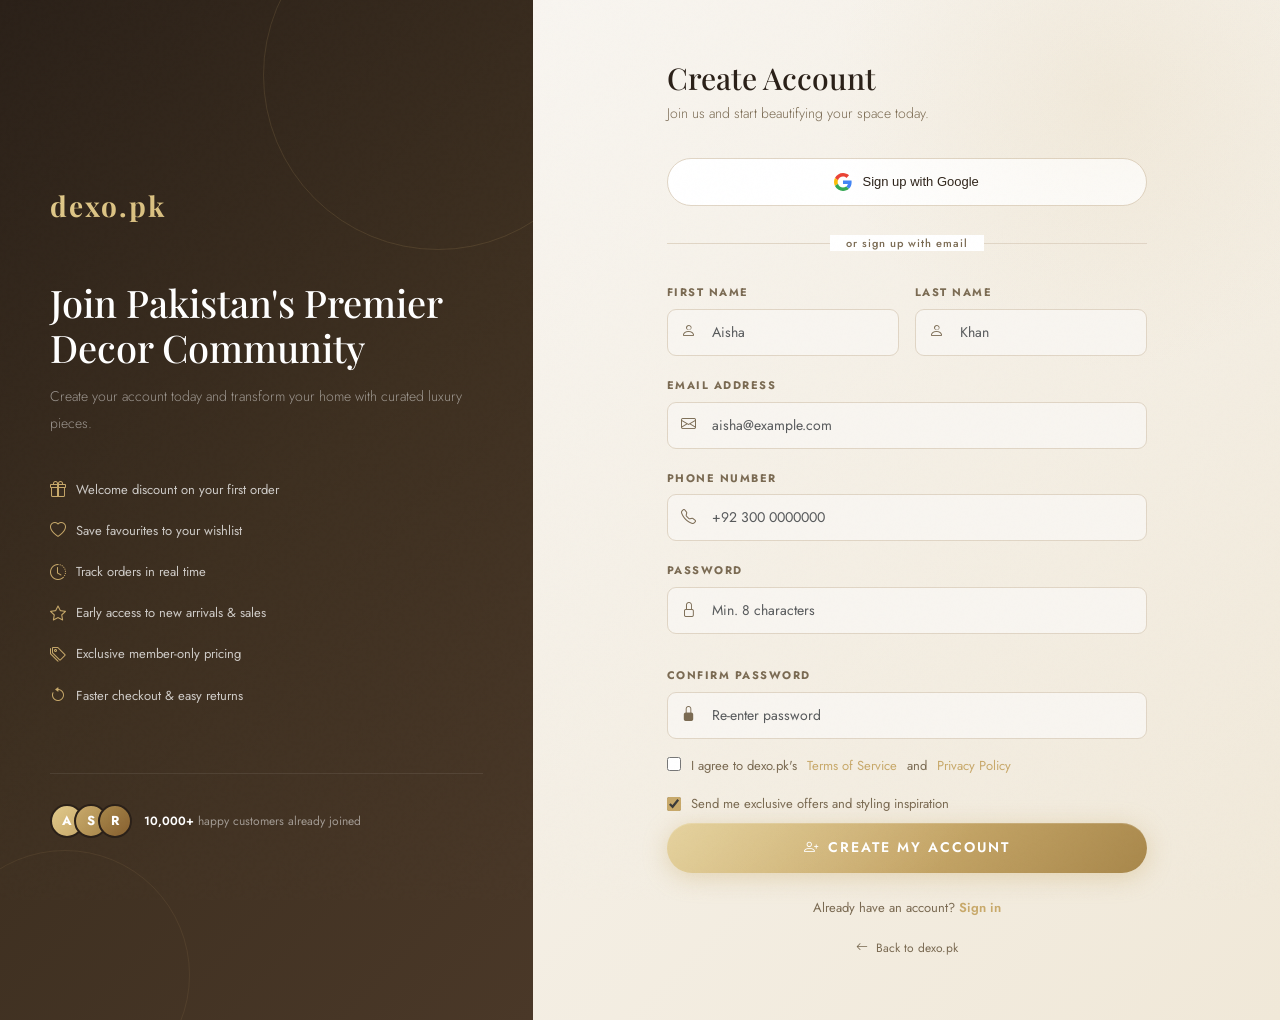
<file: signup.html>
<!doctype html>
<html lang="en">
  <head>
    <meta charset="UTF-8" />
    <meta name="viewport" content="width=device-width, initial-scale=1.0" />
    <title>Create Account — dexo.pk</title>
    <link
      rel="stylesheet"
      href="https://cdn.jsdelivr.net/npm/bootstrap@5.3.2/dist/css/bootstrap.min.css"
    />
    <link
      rel="stylesheet"
      href="https://cdn.jsdelivr.net/npm/bootstrap-icons@1.11.3/font/bootstrap-icons.css"
    />
    <link rel="stylesheet" href="style.css" />
    <style>
      .perk-row {
        display: flex;
        align-items: center;
        gap: 10px;
        font-size: 13px;
        color: rgba(255, 255, 255, 0.75);
        margin-bottom: 14px;
      }
      .perk-row i {
        color: var(--gold);
        font-size: 16px;
        flex-shrink: 0;
      }
      .password-strength {
        height: 4px;
        border-radius: 2px;
        margin-top: 6px;
        transition: 0.3s;
      }
    </style>
  </head>
  <body>
    <div
      class="auth-wrap"
      style="
        background: linear-gradient(135deg, #f8f5f0 0%, #f0e8d8 100%);
        align-items: stretch;
        padding: 0;
      "
    >
      <div class="container-fluid h-100">
        <div class="row min-vh-100">
          <!-- Left Panel — Brand / Perks -->
          <div
            class="col-lg-5 d-none d-lg-flex flex-column justify-content-center"
            style="
              background: linear-gradient(
                135deg,
                #2a2018 0%,
                #3d2f20 50%,
                #4a3828 100%
              );
              padding: 60px 50px;
              position: relative;
              overflow: hidden;
            "
          >
            <!-- Decorative elements -->
            <div
              style="
                position: absolute;
                top: -100px;
                right: -80px;
                width: 350px;
                height: 350px;
                border: 1px solid rgba(200, 169, 106, 0.15);
                border-radius: 50%;
              "
            ></div>
            <div
              style="
                position: absolute;
                bottom: -80px;
                left: -60px;
                width: 250px;
                height: 250px;
                border: 1px solid rgba(200, 169, 106, 0.1);
                border-radius: 50%;
              "
            ></div>

            <a
              href="index.html"
              style="
                display: inline-block;
                margin-bottom: 50px;
                font-family: &quot;Playfair Display&quot;, serif;
                font-size: 28px;
                font-weight: 700;
                letter-spacing: 2px;
                background: linear-gradient(135deg, #e0c98a, #c8a96a);
                -webkit-background-clip: text;
                -webkit-text-fill-color: transparent;
                background-clip: text;
              "
              >dexo.pk</a
            >

            <h2
              style="
                color: white;
                font-size: 38px;
                line-height: 1.2;
                margin-bottom: 12px;
              "
            >
              Join Pakistan's Premier Decor Community
            </h2>
            <p
              style="
                color: rgba(255, 255, 255, 0.5);
                font-size: 14px;
                font-weight: 300;
                line-height: 1.9;
                margin-bottom: 40px;
              "
            >
              Create your account today and transform your home with curated
              luxury pieces.
            </p>

            <div>
              <div class="perk-row">
                <i class="bi bi-gift"></i> Welcome discount on your first order
              </div>
              <div class="perk-row">
                <i class="bi bi-heart"></i> Save favourites to your wishlist
              </div>
              <div class="perk-row">
                <i class="bi bi-clock-history"></i> Track orders in real time
              </div>
              <div class="perk-row">
                <i class="bi bi-star"></i> Early access to new arrivals & sales
              </div>
              <div class="perk-row">
                <i class="bi bi-tags"></i> Exclusive member-only pricing
              </div>
              <div class="perk-row">
                <i class="bi bi-arrow-counterclockwise"></i> Faster checkout &
                easy returns
              </div>
            </div>

            <div
              style="
                margin-top: 50px;
                padding-top: 30px;
                border-top: 1px solid rgba(255, 255, 255, 0.08);
              "
            >
              <div style="display: flex; align-items: center; gap: 12px">
                <div style="display: flex">
                  <div
                    style="
                      width: 34px;
                      height: 34px;
                      border-radius: 50%;
                      background: linear-gradient(135deg, #e0c98a, #c8a96a);
                      border: 2px solid #2a2018;
                      display: flex;
                      align-items: center;
                      justify-content: center;
                      font-weight: 700;
                      font-size: 13px;
                      color: white;
                    "
                  >
                    A
                  </div>
                  <div
                    style="
                      width: 34px;
                      height: 34px;
                      border-radius: 50%;
                      background: linear-gradient(135deg, #c8a96a, #a8874a);
                      border: 2px solid #2a2018;
                      display: flex;
                      align-items: center;
                      justify-content: center;
                      font-weight: 700;
                      font-size: 13px;
                      color: white;
                      margin-left: -10px;
                    "
                  >
                    S
                  </div>
                  <div
                    style="
                      width: 34px;
                      height: 34px;
                      border-radius: 50%;
                      background: linear-gradient(135deg, #a8874a, #886030);
                      border: 2px solid #2a2018;
                      display: flex;
                      align-items: center;
                      justify-content: center;
                      font-weight: 700;
                      font-size: 13px;
                      color: white;
                      margin-left: -10px;
                    "
                  >
                    R
                  </div>
                </div>
                <div style="font-size: 12px; color: rgba(255, 255, 255, 0.5)">
                  <span style="color: white; font-weight: 600">10,000+</span>
                  happy customers already joined
                </div>
              </div>
            </div>
          </div>

          <!-- Right Panel — Form -->
          <div
            class="col-lg-7 d-flex align-items-center justify-content-center"
            style="
              padding: 60px 30px;
              background: linear-gradient(135deg, #f8f5f0, #f0e8d8);
            "
          >
            <div style="width: 100%; max-width: 480px">
              <!-- Mobile logo -->
              <div class="d-lg-none text-center mb-5">
                <a
                  href="index.html"
                  style="
                    font-family: &quot;Playfair Display&quot;, serif;
                    font-size: 28px;
                    font-weight: 700;
                    letter-spacing: 2px;
                    background: linear-gradient(
                      135deg,
                      #e0c98a,
                      #c8a96a,
                      #a8874a
                    );
                    -webkit-background-clip: text;
                    -webkit-text-fill-color: transparent;
                    background-clip: text;
                  "
                  >dexo.pk</a
                >
              </div>

              <h3 style="font-size: 30px; margin-bottom: 6px">
                Create Account
              </h3>
              <p
                style="
                  color: var(--text-muted);
                  font-size: 14px;
                  font-weight: 300;
                  margin-bottom: 32px;
                "
              >
                Join us and start beautifying your space today.
              </p>

              <!-- Social Signup -->
              <button
                style="
                  display: flex;
                  align-items: center;
                  justify-content: center;
                  gap: 10px;
                  padding: 12px 20px;
                  border: 1.5px solid var(--border);
                  border-radius: 50px;
                  font-family: &quot;Poppins&quot;, sans-serif;
                  font-size: 13px;
                  font-weight: 500;
                  color: var(--text);
                  background: white;
                  cursor: pointer;
                  transition: 0.3s;
                  width: 100%;
                  margin-bottom: 24px;
                "
                onmouseover="this.style.borderColor = 'var(--gold)'"
                onmouseout="this.style.borderColor = 'var(--border)'"
              >
                <svg width="18" height="18" viewBox="0 0 48 48">
                  <path
                    fill="#EA4335"
                    d="M24 9.5c3.54 0 6.71 1.22 9.21 3.6l6.85-6.85C35.9 2.38 30.47 0 24 0 14.62 0 6.51 5.38 2.56 13.22l7.98 6.19C12.43 13.72 17.74 9.5 24 9.5z"
                  />
                  <path
                    fill="#4285F4"
                    d="M46.98 24.55c0-1.57-.15-3.09-.38-4.55H24v9.02h12.94c-.58 2.96-2.26 5.48-4.78 7.18l7.73 6c4.51-4.18 7.09-10.36 7.09-17.65z"
                  />
                  <path
                    fill="#FBBC05"
                    d="M10.53 28.59c-.48-1.45-.76-2.99-.76-4.59s.27-3.14.76-4.59l-7.98-6.19C.92 16.46 0 20.12 0 24c0 3.88.92 7.54 2.56 10.78l7.97-6.19z"
                  />
                  <path
                    fill="#34A853"
                    d="M24 48c6.48 0 11.93-2.13 15.89-5.81l-7.73-6c-2.18 1.48-4.97 2.34-8.16 2.34-6.26 0-11.57-4.22-13.47-9.91l-7.98 6.19C6.51 42.62 14.62 48 24 48z"
                  />
                </svg>
                Sign up with Google
              </button>

              <div class="auth-divider"><span>or sign up with email</span></div>

              <!-- Signup Form -->
              <form id="signup-form" class="mt-4">
                <div class="row g-3">
                  <div class="col-sm-6">
                    <label class="form-label">First Name</label>
                    <div class="input-icon-wrap">
                      <i class="bi bi-person icon"></i>
                      <input
                        type="text"
                        class="form-control"
                        placeholder="Aisha"
                        required
                      />
                    </div>
                  </div>
                  <div class="col-sm-6">
                    <label class="form-label">Last Name</label>
                    <div class="input-icon-wrap">
                      <i class="bi bi-person icon"></i>
                      <input
                        type="text"
                        class="form-control"
                        placeholder="Khan"
                        required
                      />
                    </div>
                  </div>
                  <div class="col-12">
                    <label class="form-label">Email Address</label>
                    <div class="input-icon-wrap">
                      <i class="bi bi-envelope icon"></i>
                      <input
                        type="email"
                        class="form-control"
                        placeholder="aisha@example.com"
                        required
                      />
                    </div>
                  </div>
                  <div class="col-12">
                    <label class="form-label">Phone Number</label>
                    <div class="input-icon-wrap">
                      <i class="bi bi-telephone icon"></i>
                      <input
                        type="tel"
                        class="form-control"
                        placeholder="+92 300 0000000"
                        required
                      />
                    </div>
                  </div>
                  <div class="col-12">
                    <label class="form-label">Password</label>
                    <div class="input-icon-wrap">
                      <i class="bi bi-lock icon"></i>
                      <input
                        type="password"
                        id="signup-pass"
                        class="form-control"
                        placeholder="Min. 8 characters"
                        required
                        oninput="checkStrength(this.value)"
                      />
                    </div>
                    <div
                      id="strength-bar"
                      class="password-strength mt-1"
                      style="width: 0%; background: transparent"
                    ></div>
                    <div
                      id="strength-label"
                      style="
                        font-size: 11px;
                        color: var(--text-muted);
                        margin-top: 4px;
                      "
                    ></div>
                  </div>
                  <div class="col-12">
                    <label class="form-label">Confirm Password</label>
                    <div class="input-icon-wrap">
                      <i class="bi bi-lock-fill icon"></i>
                      <input
                        type="password"
                        class="form-control"
                        placeholder="Re-enter password"
                        required
                      />
                    </div>
                  </div>
                  <div class="col-12">
                    <label
                      style="
                        display: flex;
                        align-items: flex-start;
                        gap: 10px;
                        cursor: pointer;
                        font-size: 13px;
                        color: var(--text-muted);
                      "
                    >
                      <input
                        type="checkbox"
                        style="
                          accent-color: var(--gold);
                          width: 14px;
                          height: 14px;
                          margin-top: 2px;
                          flex-shrink: 0;
                        "
                        required
                      />
                      I agree to dexo.pk's
                      <a href="#" style="color: var(--gold)"
                        >Terms of Service</a
                      >
                      and
                      <a href="#" style="color: var(--gold)">Privacy Policy</a>
                    </label>
                  </div>
                  <div class="col-12">
                    <label
                      style="
                        display: flex;
                        align-items: center;
                        gap: 10px;
                        cursor: pointer;
                        font-size: 13px;
                        color: var(--text-muted);
                      "
                    >
                      <input
                        type="checkbox"
                        style="
                          accent-color: var(--gold);
                          width: 14px;
                          height: 14px;
                        "
                        checked
                      />
                      Send me exclusive offers and styling inspiration
                    </label>
                  </div>
                  <div class="col-12 mt-2">
                    <button
                      type="submit"
                      class="btn-gold w-100"
                      style="
                        justify-content: center;
                        padding: 13px;
                        font-size: 14px;
                      "
                    >
                      <i class="bi bi-person-plus"></i> Create My Account
                    </button>
                  </div>
                </div>
              </form>

              <div
                class="text-center mt-4"
                style="font-size: 13px; color: var(--text-muted)"
              >
                Already have an account?
                <a
                  href="login.html"
                  style="color: var(--gold); font-weight: 600"
                  >Sign in</a
                >
              </div>

              <div class="text-center mt-3">
                <a
                  href="index.html"
                  style="font-size: 12px; color: var(--text-muted)"
                >
                  <i class="bi bi-arrow-left me-1"></i> Back to dexo.pk
                </a>
              </div>
            </div>
          </div>
        </div>
      </div>
    </div>

    <div class="toast-container"></div>
    <script src="https://cdn.jsdelivr.net/npm/bootstrap@5.3.2/dist/js/bootstrap.bundle.min.js"></script>
    <script src="script.js"></script>
    <script>
      function checkStrength(val) {
        const bar = document.getElementById("strength-bar");
        const label = document.getElementById("strength-label");
        if (!val) {
          bar.style.width = "0%";
          bar.style.background = "transparent";
          label.textContent = "";
          return;
        }
        let score = 0;
        if (val.length >= 8) score++;
        if (/[A-Z]/.test(val)) score++;
        if (/[0-9]/.test(val)) score++;
        if (/[^A-Za-z0-9]/.test(val)) score++;
        const levels = [
          { pct: "25%", color: "#e74c3c", text: "Weak" },
          { pct: "50%", color: "#f39c12", text: "Fair" },
          { pct: "75%", color: "#3498db", text: "Good" },
          { pct: "100%", color: "#27ae60", text: "Strong" },
        ];
        const l = levels[Math.max(0, score - 1)];
        bar.style.width = l.pct;
        bar.style.background = l.color;
        label.textContent = `Password strength: ${l.text}`;
        label.style.color = l.color;
      }
    </script>
  </body>
</html>
</file>
<file: style.css>
/* =========================================
   DEXO.PK — Premium Luxury Decor Store
   style.css — v2.0 Premium
   ========================================= */

@import url("https://fonts.googleapis.com/css2?family=Playfair+Display:ital,wght@0,400;0,500;0,600;0,700;0,800;1,400;1,600;1,700&family=Jost:wght@300;400;500;600&display=swap");

/* ── CSS Variables ── */
:root {
  --bg: #f8f5f0;
  --bg-alt: #f2ede6;
  --gold: #c8a96a;
  --gold-dark: #a8874a;
  --gold-light: #e0c98a;
  --gold-glow: rgba(200, 169, 106, 0.25);
  --text: #2a2018;
  --text-muted: #7a6a52;
  --border: #e0d5c5;
  --white: #ffffff;
  --shadow: 0 8px 40px rgba(200, 169, 106, 0.12);
  --shadow-lg: 0 20px 60px rgba(200, 169, 106, 0.2);
  --shadow-xl: 0 30px 80px rgba(42, 32, 24, 0.18);
  --radius: 14px;
  --radius-lg: 22px;
  --transition: 0.35s cubic-bezier(0.4, 0, 0.2, 1);
}

/* ── Reset & Base ── */
*,
*::before,
*::after {
  box-sizing: border-box;
  margin: 0;
  padding: 0;
}
html {
  scroll-behavior: smooth;
}

body {
  font-family: "Jost", sans-serif;
  background: var(--bg);
  color: var(--text);
  font-size: 15px;
  line-height: 1.7;
  overflow-x: hidden;
}

/* Grain texture overlay for luxury feel */
body::before {
  content: "";
  position: fixed;
  inset: 0;
  background-image: url("data:image/svg+xml,%3Csvg viewBox='0 0 256 256' xmlns='http://www.w3.org/2000/svg'%3E%3Cfilter id='noise'%3E%3CfeTurbulence type='fractalNoise' baseFrequency='0.9' numOctaves='4' stitchTiles='stitch'/%3E%3C/filter%3E%3Crect width='100%25' height='100%25' filter='url(%23noise)' opacity='0.035'/%3E%3C/svg%3E");
  pointer-events: none;
  z-index: 9999;
  opacity: 0.4;
}

h1,
h2,
h3,
h4,
h5 {
  font-family: "Playfair Display", serif;
  line-height: 1.2;
}

img {
  max-width: 100%;
  display: block;
}
a {
  text-decoration: none;
  color: inherit;
  transition: var(--transition);
}
ul {
  list-style: none;
}

/* ── Scrollbar ── */
::-webkit-scrollbar {
  width: 5px;
}
::-webkit-scrollbar-track {
  background: var(--bg);
}
::-webkit-scrollbar-thumb {
  background: linear-gradient(to bottom, var(--gold-light), var(--gold));
  border-radius: 3px;
}

/* ── Gold Gradient Helpers ── */
.gold-grad {
  background: linear-gradient(
    135deg,
    var(--gold-light) 0%,
    var(--gold) 50%,
    var(--gold-dark) 100%
  );
}
.gold-text {
  background: linear-gradient(
    135deg,
    var(--gold-light),
    var(--gold),
    var(--gold-dark)
  );
  -webkit-background-clip: text;
  -webkit-text-fill-color: transparent;
  background-clip: text;
}

/* ── Buttons ── */
.btn-gold {
  display: inline-flex;
  align-items: center;
  gap: 8px;
  padding: 13px 32px;
  background: linear-gradient(
    135deg,
    var(--gold-light) 0%,
    var(--gold) 50%,
    var(--gold-dark) 100%
  );
  color: var(--white) !important;
  font-family: "Jost", sans-serif;
  font-weight: 600;
  font-size: 12px;
  letter-spacing: 2px;
  text-transform: uppercase;
  border: none;
  border-radius: 50px;
  cursor: pointer;
  position: relative;
  overflow: hidden;
  transition: var(--transition);
  box-shadow:
    0 4px 24px rgba(200, 169, 106, 0.4),
    0 1px 0 rgba(255, 255, 255, 0.15) inset;
}
.btn-gold::before {
  content: "";
  position: absolute;
  inset: 0;
  background: linear-gradient(
    135deg,
    rgba(255, 255, 255, 0.18) 0%,
    transparent 60%
  );
  border-radius: inherit;
}
.btn-gold::after {
  content: "";
  position: absolute;
  top: 0;
  left: -100%;
  width: 60%;
  height: 100%;
  background: linear-gradient(
    90deg,
    transparent,
    rgba(255, 255, 255, 0.35),
    transparent
  );
  transition: 0.7s ease;
  transform: skewX(-15deg);
}
.btn-gold:hover {
  transform: translateY(-3px);
  box-shadow:
    0 12px 36px rgba(200, 169, 106, 0.55),
    0 1px 0 rgba(255, 255, 255, 0.15) inset;
}
.btn-gold:hover::after {
  left: 150%;
}
.btn-gold:active {
  transform: translateY(-1px);
}

.btn-outline-gold {
  display: inline-flex;
  align-items: center;
  gap: 8px;
  padding: 12px 30px;
  background: transparent;
  color: var(--gold) !important;
  font-family: "Jost", sans-serif;
  font-weight: 600;
  font-size: 12px;
  letter-spacing: 2px;
  text-transform: uppercase;
  border: 1.5px solid var(--gold);
  border-radius: 50px;
  cursor: pointer;
  transition: var(--transition);
  position: relative;
  overflow: hidden;
}
.btn-outline-gold::before {
  content: "";
  position: absolute;
  inset: 0;
  background: linear-gradient(
    135deg,
    var(--gold-light),
    var(--gold),
    var(--gold-dark)
  );
  opacity: 0;
  transition: var(--transition);
  border-radius: inherit;
}
.btn-outline-gold:hover::before {
  opacity: 1;
}
.btn-outline-gold:hover {
  color: var(--white) !important;
  border-color: transparent;
  transform: translateY(-3px);
  box-shadow: 0 12px 36px rgba(200, 169, 106, 0.4);
}
.btn-outline-gold > * {
  position: relative;
  z-index: 1;
}

/* ── Navbar ── */
.navbar {
  background: rgba(248, 245, 240, 0.88) !important;
  backdrop-filter: blur(20px) saturate(180%);
  -webkit-backdrop-filter: blur(20px) saturate(180%);
  border-bottom: 1px solid rgba(224, 213, 197, 0.6);
  padding: 18px 0;
  transition: all 0.45s cubic-bezier(0.4, 0, 0.2, 1);
  position: sticky;
  top: 0;
  z-index: 1000;
}
.navbar.scrolled {
  padding: 11px 0;
  background: rgba(248, 245, 240, 0.96) !important;
  box-shadow: 0 4px 40px rgba(200, 169, 106, 0.14);
  border-bottom-color: rgba(200, 169, 106, 0.25);
}
.navbar-brand {
  font-family: "Playfair Display", serif;
  font-size: 26px;
  font-weight: 800;
  letter-spacing: 3px;
  background: linear-gradient(
    135deg,
    var(--gold-light),
    var(--gold),
    var(--gold-dark)
  );
  -webkit-background-clip: text;
  -webkit-text-fill-color: transparent;
  background-clip: text;
  transition: var(--transition);
}
.navbar-brand:hover {
  opacity: 0.85;
}
.navbar-brand span {
  font-style: italic;
}
.nav-link {
  font-size: 11px;
  font-weight: 600;
  letter-spacing: 2px;
  text-transform: uppercase;
  color: var(--text) !important;
  padding: 6px 16px !important;
  position: relative;
}
.nav-link::after {
  content: "";
  position: absolute;
  bottom: -2px;
  left: 50%;
  width: 0;
  height: 1.5px;
  background: linear-gradient(to right, var(--gold-light), var(--gold));
  transition: var(--transition);
  transform: translateX(-50%);
  border-radius: 2px;
}
.nav-link:hover::after,
.nav-link.active::after {
  width: 70%;
}
.nav-link:hover {
  color: var(--gold) !important;
}

.cart-icon {
  position: relative;
  cursor: pointer;
  font-size: 20px;
  color: var(--text);
  transition: var(--transition);
  display: flex;
  align-items: center;
}
.cart-icon:hover {
  color: var(--gold);
  transform: scale(1.1);
}
.cart-badge {
  position: absolute;
  top: -8px;
  right: -8px;
  background: linear-gradient(135deg, var(--gold-light), var(--gold));
  color: white;
  width: 19px;
  height: 19px;
  border-radius: 50%;
  font-size: 10px;
  display: flex;
  align-items: center;
  justify-content: center;
  font-weight: 700;
  box-shadow: 0 2px 8px rgba(200, 169, 106, 0.5);
  animation: badgePop 0.3s cubic-bezier(0.68, -0.55, 0.265, 1.55);
}
@keyframes badgePop {
  from {
    transform: scale(0);
  }
  to {
    transform: scale(1);
  }
}

/* ── Hero ── */
.hero {
  min-height: 92vh;
  background: linear-gradient(145deg, #f8f5f0 0%, #f4eddf 40%, #ece0cc 100%);
  display: flex;
  align-items: center;
  position: relative;
  overflow: hidden;
}

/* Animated mesh background */
.hero::before {
  content: "";
  position: absolute;
  top: -40%;
  right: -15%;
  width: 720px;
  height: 720px;
  background: radial-gradient(
    ellipse,
    rgba(200, 169, 106, 0.14) 0%,
    rgba(200, 169, 106, 0.04) 50%,
    transparent 70%
  );
  animation: floatBlob 9s ease-in-out infinite;
}
.hero::after {
  content: "";
  position: absolute;
  bottom: -35%;
  left: -8%;
  width: 580px;
  height: 580px;
  background: radial-gradient(
    ellipse,
    rgba(200, 169, 106, 0.1) 0%,
    transparent 65%
  );
  animation: floatBlob 12s ease-in-out infinite reverse;
}
@keyframes floatBlob {
  0%,
  100% {
    transform: translate(0, 0) scale(1);
  }
  33% {
    transform: translate(20px, -30px) scale(1.05);
  }
  66% {
    transform: translate(-15px, 20px) scale(0.97);
  }
}

/* Floating decorative lines */
.hero-line {
  position: absolute;
  background: linear-gradient(
    to right,
    transparent,
    rgba(200, 169, 106, 0.2),
    transparent
  );
  height: 1px;
  pointer-events: none;
}

.hero-badge {
  display: inline-flex;
  align-items: center;
  gap: 8px;
  padding: 7px 20px;
  border: 1px solid rgba(200, 169, 106, 0.5);
  border-radius: 50px;
  font-size: 10px;
  letter-spacing: 3px;
  text-transform: uppercase;
  color: var(--gold);
  margin-bottom: 24px;
  background: rgba(200, 169, 106, 0.06);
  backdrop-filter: blur(6px);
}
.hero-badge::before {
  content: "";
  width: 6px;
  height: 6px;
  border-radius: 50%;
  background: var(--gold);
  animation: pulse-dot 2s ease-in-out infinite;
}
@keyframes pulse-dot {
  0%,
  100% {
    opacity: 1;
    transform: scale(1);
  }
  50% {
    opacity: 0.4;
    transform: scale(0.7);
  }
}

.hero h1 {
  font-size: clamp(36px, 5.5vw, 68px);
  font-weight: 800;
  line-height: 1.08;
  color: var(--text);
  margin-bottom: 24px;
}
.hero h1 em {
  font-style: italic;
  background: linear-gradient(
    135deg,
    var(--gold-light),
    var(--gold),
    var(--gold-dark)
  );
  -webkit-background-clip: text;
  -webkit-text-fill-color: transparent;
  background-clip: text;
}
.hero p {
  font-size: 16px;
  color: var(--text-muted);
  max-width: 460px;
  margin-bottom: 40px;
  font-weight: 300;
  line-height: 1.95;
}
.hero-img {
  border-radius: var(--radius-lg);
  box-shadow: var(--shadow-xl);
  transform: perspective(1200px) rotateY(-4deg) rotateX(1deg);
  transition: transform 0.6s cubic-bezier(0.4, 0, 0.2, 1);
}
.hero-img:hover {
  transform: perspective(1200px) rotateY(0deg) rotateX(0deg);
}

.hero-stats {
  display: flex;
  gap: 44px;
  margin-top: 54px;
}
.hero-stat {
  text-align: center;
  position: relative;
}
.hero-stat + .hero-stat::before {
  content: "";
  position: absolute;
  left: -22px;
  top: 10%;
  height: 80%;
  width: 1px;
  background: linear-gradient(
    to bottom,
    transparent,
    var(--border),
    transparent
  );
}
.hero-stat .num {
  font-family: "Playfair Display", serif;
  font-size: 30px;
  font-weight: 700;
  color: var(--gold);
  line-height: 1;
}
.hero-stat .label {
  font-size: 10px;
  letter-spacing: 2.5px;
  text-transform: uppercase;
  color: var(--text-muted);
  margin-top: 4px;
}

.hero-decoration {
  position: absolute;
  right: 4%;
  top: 50%;
  transform: translateY(-50%);
  width: 440px;
  height: 540px;
  border-radius: 60% 40% 55% 45% / 42% 58% 42% 58%;
  background: linear-gradient(
    135deg,
    rgba(200, 169, 106, 0.07),
    rgba(200, 169, 106, 0.02)
  );
  border: 1px solid rgba(200, 169, 106, 0.18);
  z-index: 0;
  animation: morphing 10s ease-in-out infinite;
}
@keyframes morphing {
  0%,
  100% {
    border-radius: 60% 40% 55% 45% / 42% 58% 42% 58%;
  }
  25% {
    border-radius: 50% 50% 60% 40% / 50% 40% 60% 50%;
  }
  50% {
    border-radius: 40% 60% 45% 55% / 60% 42% 58% 40%;
  }
  75% {
    border-radius: 55% 45% 50% 50% / 45% 55% 45% 55%;
  }
}

/* Secondary decorative ring */
.hero-ring {
  position: absolute;
  right: 6%;
  top: 15%;
  width: 160px;
  height: 160px;
  border-radius: 50%;
  border: 1px solid rgba(200, 169, 106, 0.15);
  animation: spinSlow 20s linear infinite;
}
.hero-ring::after {
  content: "";
  position: absolute;
  top: 10px;
  left: 10px;
  right: 10px;
  bottom: 10px;
  border-radius: 50%;
  border: 1px dashed rgba(200, 169, 106, 0.1);
}
@keyframes spinSlow {
  from {
    transform: rotate(0deg);
  }
  to {
    transform: rotate(360deg);
  }
}

/* ── Section Styles ── */
.section {
  padding: 96px 0;
}
.section-alt {
  background: var(--bg-alt);
}

.section-header {
  margin-bottom: 64px;
}
.overline {
  display: inline-block;
  font-size: 10px;
  letter-spacing: 4px;
  text-transform: uppercase;
  color: var(--gold);
  margin-bottom: 14px;
  font-weight: 600;
}
.section-header h2 {
  font-size: clamp(28px, 3.8vw, 44px);
  font-weight: 700;
  color: var(--text);
  margin-bottom: 16px;
}
.section-header p {
  color: var(--text-muted);
  font-size: 15px;
  max-width: 500px;
  font-weight: 300;
}
.section-divider {
  width: 52px;
  height: 2px;
  background: linear-gradient(to right, var(--gold-light), var(--gold));
  margin: 16px 0;
  border-radius: 2px;
}
.section-divider.center {
  margin: 16px auto;
}

/* ── Category Cards ── */
.cat-card {
  position: relative;
  border-radius: var(--radius);
  overflow: hidden;
  cursor: pointer;
  transition:
    transform 0.45s cubic-bezier(0.4, 0, 0.2, 1),
    box-shadow 0.45s ease;
  aspect-ratio: 1;
}
.cat-card::before {
  content: "";
  position: absolute;
  inset: 0;
  background: linear-gradient(
    to top,
    rgba(42, 32, 24, 0.72) 0%,
    rgba(42, 32, 24, 0.08) 55%,
    transparent 100%
  );
  z-index: 1;
  transition: 0.5s ease;
}
.cat-card:hover::before {
  background: linear-gradient(
    to top,
    rgba(200, 169, 106, 0.82) 0%,
    rgba(42, 32, 24, 0.15) 65%,
    transparent 100%
  );
}
.cat-card img {
  width: 100%;
  height: 100%;
  object-fit: cover;
  transition: transform 0.6s cubic-bezier(0.4, 0, 0.2, 1);
}
.cat-card:hover {
  transform: translateY(-8px);
  box-shadow: var(--shadow-xl);
}
.cat-card:hover img {
  transform: scale(1.1);
}
.cat-card-body {
  position: absolute;
  bottom: 0;
  left: 0;
  right: 0;
  padding: 24px 20px;
  z-index: 2;
  color: white;
}
.cat-card-body h5 {
  font-size: 17px;
  font-weight: 600;
  margin-bottom: 4px;
}
.cat-card-body span {
  font-size: 11px;
  opacity: 0.75;
  letter-spacing: 1px;
}
.cat-coming-soon {
  position: absolute;
  top: 12px;
  right: 12px;
  background: rgba(200, 169, 106, 0.92);
  color: white;
  padding: 4px 12px;
  border-radius: 20px;
  font-size: 10px;
  letter-spacing: 1.5px;
  text-transform: uppercase;
  z-index: 3;
  backdrop-filter: blur(6px);
}

/* ── Product Cards ── */
.product-card {
  background: var(--white);
  border-radius: var(--radius);
  overflow: hidden;
  transition:
    transform 0.4s cubic-bezier(0.4, 0, 0.2, 1),
    box-shadow 0.4s ease,
    border-color 0.3s ease;
  box-shadow: 0 2px 20px rgba(0, 0, 0, 0.05);
  border: 1px solid var(--border);
}
.product-card:hover {
  transform: translateY(-10px);
  box-shadow: var(--shadow-xl);
  border-color: rgba(200, 169, 106, 0.35);
}
.product-img-wrap {
  position: relative;
  overflow: hidden;
  aspect-ratio: 1;
  background: var(--bg-alt);
}
.product-img-wrap img {
  width: 100%;
  height: 100%;
  object-fit: cover;
  transition: transform 0.6s cubic-bezier(0.4, 0, 0.2, 1);
}
.product-card:hover .product-img-wrap img {
  transform: scale(1.08);
}

/* Shimmer overlay on hover */
.product-img-wrap::after {
  content: "";
  position: absolute;
  inset: 0;
  background: linear-gradient(
    135deg,
    transparent 40%,
    rgba(255, 255, 255, 0.08) 50%,
    transparent 60%
  );
  transform: translateX(-100%) translateY(-100%);
  transition: 0s;
}
.product-card:hover .product-img-wrap::after {
  transform: translateX(100%) translateY(100%);
  transition: 0.7s ease;
}

.product-badge {
  position: absolute;
  top: 12px;
  left: 12px;
  background: linear-gradient(135deg, var(--gold-light), var(--gold));
  color: white;
  padding: 4px 13px;
  border-radius: 20px;
  font-size: 10px;
  font-weight: 700;
  letter-spacing: 1.5px;
  text-transform: uppercase;
  box-shadow: 0 4px 12px rgba(200, 169, 106, 0.4);
}
.product-actions {
  position: absolute;
  right: 12px;
  top: 12px;
  display: flex;
  flex-direction: column;
  gap: 8px;
  opacity: 0;
  transform: translateX(14px);
  transition: var(--transition);
}
.product-card:hover .product-actions {
  opacity: 1;
  transform: translateX(0);
}
.action-btn {
  width: 38px;
  height: 38px;
  border-radius: 50%;
  background: rgba(255, 255, 255, 0.95);
  backdrop-filter: blur(8px);
  border: 1px solid rgba(224, 213, 197, 0.6);
  display: flex;
  align-items: center;
  justify-content: center;
  cursor: pointer;
  font-size: 14px;
  color: var(--text);
  transition: var(--transition);
  box-shadow: 0 4px 14px rgba(0, 0, 0, 0.08);
}
.action-btn:hover {
  background: var(--gold);
  color: white;
  border-color: var(--gold);
  transform: scale(1.1);
}

.product-body {
  padding: 22px;
}
.product-cat {
  font-size: 10px;
  letter-spacing: 2.5px;
  text-transform: uppercase;
  color: var(--gold);
  margin-bottom: 7px;
  font-weight: 600;
}
.product-title {
  font-size: 16px;
  font-weight: 600;
  margin-bottom: 10px;
  color: var(--text);
  line-height: 1.35;
}
.product-title a:hover {
  color: var(--gold);
}
.product-price {
  font-size: 19px;
  font-weight: 700;
  color: var(--gold);
}
.product-price .old {
  font-size: 13px;
  color: var(--text-muted);
  text-decoration: line-through;
  margin-left: 8px;
  font-weight: 400;
}
.product-stars {
  color: var(--gold);
  font-size: 12px;
  margin-bottom: 12px;
}
.product-stars span {
  color: var(--text-muted);
  font-size: 11px;
  margin-left: 4px;
}

.btn-add-cart {
  width: 100%;
  padding: 11px;
  background: transparent;
  border: 1.5px solid var(--gold);
  color: var(--gold);
  font-family: "Jost", sans-serif;
  font-size: 11px;
  font-weight: 700;
  letter-spacing: 2px;
  text-transform: uppercase;
  border-radius: 50px;
  cursor: pointer;
  transition: var(--transition);
  position: relative;
  overflow: hidden;
}
.btn-add-cart::before {
  content: "";
  position: absolute;
  inset: 0;
  background: linear-gradient(
    135deg,
    var(--gold-light),
    var(--gold),
    var(--gold-dark)
  );
  opacity: 0;
  transition: var(--transition);
}
.btn-add-cart:hover::before {
  opacity: 1;
}
.btn-add-cart:hover {
  color: white;
  border-color: transparent;
  box-shadow: 0 8px 24px rgba(200, 169, 106, 0.45);
  transform: translateY(-1px);
}
.btn-add-cart span {
  position: relative;
  z-index: 1;
}

/* ── Newsletter ── */
.newsletter {
  background: linear-gradient(
    145deg,
    #231a10 0%,
    #2e2218 40%,
    #3d2f1e 70%,
    #4a3828 100%
  );
  padding: 90px 0;
  position: relative;
  overflow: hidden;
}
.newsletter::before {
  content: "";
  position: absolute;
  top: -50%;
  right: -10%;
  width: 600px;
  height: 600px;
  background: radial-gradient(
    ellipse,
    rgba(200, 169, 106, 0.14) 0%,
    transparent 65%
  );
  animation: floatBlob 14s ease-in-out infinite;
}
.newsletter::after {
  content: "";
  position: absolute;
  bottom: -40%;
  left: -5%;
  width: 400px;
  height: 400px;
  background: radial-gradient(
    ellipse,
    rgba(200, 169, 106, 0.08) 0%,
    transparent 60%
  );
  animation: floatBlob 10s ease-in-out infinite reverse;
}
.newsletter h2 {
  color: white;
  font-size: 40px;
}
.newsletter p {
  color: rgba(255, 255, 255, 0.6);
  font-weight: 300;
}
.newsletter-form {
  display: flex;
  gap: 0;
  max-width: 500px;
  border: 1.5px solid rgba(200, 169, 106, 0.35);
  border-radius: 50px;
  overflow: hidden;
  background: rgba(255, 255, 255, 0.04);
  backdrop-filter: blur(10px);
  transition: border-color 0.3s ease;
}
.newsletter-form:focus-within {
  border-color: rgba(200, 169, 106, 0.7);
}
.newsletter-form input {
  flex: 1;
  padding: 15px 24px;
  background: transparent;
  border: none;
  color: white;
  font-family: "Jost", sans-serif;
  font-size: 14px;
  outline: none;
}
.newsletter-form input::placeholder {
  color: rgba(255, 255, 255, 0.35);
}
.newsletter-form button {
  padding: 15px 28px;
  background: linear-gradient(
    135deg,
    var(--gold-light),
    var(--gold),
    var(--gold-dark)
  );
  border: none;
  color: white;
  font-family: "Jost", sans-serif;
  font-size: 11px;
  font-weight: 700;
  letter-spacing: 2px;
  text-transform: uppercase;
  cursor: pointer;
  transition: var(--transition);
}
.newsletter-form button:hover {
  opacity: 0.88;
}

/* ── Footer ── */
footer {
  background: #1a1209;
  color: rgba(255, 255, 255, 0.7);
  padding: 80px 0 32px;
  position: relative;
}
footer::before {
  content: "";
  position: absolute;
  top: 0;
  left: 0;
  right: 0;
  height: 2px;
  background: linear-gradient(to right, transparent, var(--gold), transparent);
}
.footer-brand {
  font-family: "Playfair Display", serif;
  font-size: 28px;
  font-weight: 800;
  letter-spacing: 2px;
  background: linear-gradient(135deg, var(--gold-light), var(--gold));
  -webkit-background-clip: text;
  -webkit-text-fill-color: transparent;
  background-clip: text;
  margin-bottom: 16px;
}
.footer-tagline {
  font-size: 13px;
  font-weight: 300;
  line-height: 1.85;
  opacity: 0.5;
  margin-bottom: 24px;
}
footer h6 {
  font-family: "Jost", sans-serif;
  font-size: 10px;
  font-weight: 700;
  letter-spacing: 3px;
  text-transform: uppercase;
  color: var(--gold);
  margin-bottom: 22px;
}
footer ul li {
  margin-bottom: 12px;
}
footer ul li a {
  font-size: 13px;
  color: rgba(255, 255, 255, 0.5);
  transition: var(--transition);
  display: inline-block;
}
footer ul li a:hover {
  color: var(--gold);
  padding-left: 7px;
}
.footer-bottom {
  border-top: 1px solid rgba(255, 255, 255, 0.07);
  margin-top: 54px;
  padding-top: 26px;
  font-size: 12px;
  color: rgba(255, 255, 255, 0.3);
  display: flex;
  justify-content: space-between;
  align-items: center;
  flex-wrap: wrap;
  gap: 12px;
}
.social-links {
  display: flex;
  gap: 10px;
}
.social-links a {
  width: 38px;
  height: 38px;
  border: 1px solid rgba(200, 169, 106, 0.25);
  border-radius: 50%;
  display: flex;
  align-items: center;
  justify-content: center;
  color: rgba(200, 169, 106, 0.7);
  font-size: 14px;
  transition: var(--transition);
}
.social-links a:hover {
  background: linear-gradient(135deg, var(--gold-light), var(--gold));
  color: white;
  border-color: transparent;
  transform: translateY(-3px);
  box-shadow: 0 8px 20px rgba(200, 169, 106, 0.4);
}

/* ── Page Banner ── */
.page-banner {
  background: linear-gradient(145deg, #f0e8d8, var(--bg-alt), #e8dcc8);
  padding: 56px 0;
  border-bottom: 1px solid var(--border);
  position: relative;
  overflow: hidden;
}
.page-banner::before {
  content: "";
  position: absolute;
  right: 8%;
  top: 50%;
  transform: translateY(-50%);
  width: 220px;
  height: 220px;
  border: 1px solid rgba(200, 169, 106, 0.18);
  border-radius: 50%;
}
.page-banner::after {
  content: "";
  position: absolute;
  right: 10%;
  top: 50%;
  transform: translateY(-50%);
  width: 150px;
  height: 150px;
  border: 1px dashed rgba(200, 169, 106, 0.1);
  border-radius: 50%;
  animation: spinSlow 25s linear infinite reverse;
}
.page-banner h1 {
  font-size: 42px;
  color: var(--text);
  margin-bottom: 10px;
  font-weight: 700;
}
.breadcrumb {
  background: transparent;
  padding: 0;
  margin: 0;
}
.breadcrumb-item {
  font-size: 13px;
  color: var(--text-muted);
}
.breadcrumb-item a {
  color: var(--gold);
}
.breadcrumb-item.active {
  color: var(--text-muted);
}
.breadcrumb-item + .breadcrumb-item::before {
  color: var(--border);
}

/* ── Filters Sidebar ── */
.filter-sidebar {
  background: var(--white);
  border-radius: var(--radius);
  padding: 30px;
  border: 1px solid var(--border);
  box-shadow: 0 2px 24px rgba(0, 0, 0, 0.04);
  position: sticky;
  top: 80px;
}
.filter-title {
  font-family: "Playfair Display", serif;
  font-size: 19px;
  font-weight: 600;
  margin-bottom: 26px;
  padding-bottom: 18px;
  border-bottom: 1px solid var(--border);
  color: var(--text);
}
.filter-group {
  margin-bottom: 28px;
}
.filter-group h6 {
  font-size: 10px;
  letter-spacing: 2.5px;
  text-transform: uppercase;
  color: var(--gold);
  margin-bottom: 14px;
  font-weight: 700;
}
.filter-check {
  display: flex;
  align-items: center;
  gap: 10px;
  margin-bottom: 10px;
  cursor: pointer;
  font-size: 13px;
  color: var(--text-muted);
  transition: var(--transition);
}
.filter-check:hover {
  color: var(--text);
}
.filter-check input[type="checkbox"] {
  accent-color: var(--gold);
  width: 14px;
  height: 14px;
  cursor: pointer;
}
.price-range input[type="range"] {
  width: 100%;
  accent-color: var(--gold);
}
.price-vals {
  display: flex;
  justify-content: space-between;
  font-size: 13px;
  color: var(--text-muted);
  margin-top: 8px;
}

/* ── Sort Bar ── */
.sort-bar {
  display: flex;
  align-items: center;
  justify-content: space-between;
  background: var(--white);
  border: 1px solid var(--border);
  border-radius: var(--radius);
  padding: 15px 22px;
  margin-bottom: 28px;
  flex-wrap: wrap;
  gap: 12px;
  box-shadow: 0 2px 16px rgba(0, 0, 0, 0.03);
}
.sort-bar select {
  border: 1px solid var(--border);
  border-radius: 50px;
  padding: 8px 18px;
  font-family: "Jost", sans-serif;
  font-size: 13px;
  color: var(--text);
  background: var(--bg);
  cursor: pointer;
  outline: none;
  transition: border-color 0.2s;
}
.sort-bar select:focus {
  border-color: var(--gold);
}
.results-count {
  font-size: 13px;
  color: var(--text-muted);
}
.results-count span {
  font-weight: 600;
  color: var(--text);
}

/* ── Product Detail ── */
.product-gallery-main {
  border-radius: var(--radius-lg);
  overflow: hidden;
  background: var(--bg-alt);
  aspect-ratio: 1;
  position: relative;
}
.product-gallery-main img {
  width: 100%;
  height: 100%;
  object-fit: cover;
  transition: 0.4s ease;
}
.product-thumbs {
  display: flex;
  gap: 10px;
  margin-top: 12px;
}
.product-thumb {
  width: 70px;
  height: 70px;
  border-radius: 9px;
  overflow: hidden;
  border: 2px solid transparent;
  cursor: pointer;
  transition: var(--transition);
  background: var(--bg-alt);
}
.product-thumb.active {
  border-color: var(--gold);
}
.product-thumb:hover {
  border-color: var(--gold-light);
}
.product-thumb img {
  width: 100%;
  height: 100%;
  object-fit: cover;
}
.product-detail-title {
  font-size: 36px;
  color: var(--text);
  margin-bottom: 12px;
}
.product-detail-price {
  font-size: 32px;
  font-weight: 700;
  color: var(--gold);
  margin-bottom: 20px;
}
.product-detail-price .old-price {
  font-size: 20px;
  color: var(--text-muted);
  text-decoration: line-through;
  margin-left: 12px;
  font-weight: 400;
}
.product-detail-desc {
  color: var(--text-muted);
  font-size: 15px;
  line-height: 1.9;
  margin-bottom: 28px;
  font-weight: 300;
}
.qty-wrap {
  display: flex;
  align-items: center;
  border: 1.5px solid var(--border);
  border-radius: 50px;
  overflow: hidden;
  width: fit-content;
  margin-bottom: 24px;
}
.qty-btn {
  width: 46px;
  height: 46px;
  background: var(--bg-alt);
  border: none;
  font-size: 18px;
  cursor: pointer;
  color: var(--text);
  transition: var(--transition);
}
.qty-btn:hover {
  background: var(--gold);
  color: white;
}
.qty-input {
  width: 60px;
  text-align: center;
  border: none;
  border-left: 1px solid var(--border);
  border-right: 1px solid var(--border);
  font-family: "Jost", sans-serif;
  font-size: 15px;
  font-weight: 600;
  background: white;
  outline: none;
  height: 46px;
}

/* ── Cart ── */
.cart-table {
  background: white;
  border-radius: var(--radius);
  overflow: hidden;
  border: 1px solid var(--border);
  box-shadow: 0 2px 20px rgba(0, 0, 0, 0.04);
}
.cart-table th {
  background: var(--bg-alt);
  font-size: 10px;
  letter-spacing: 2.5px;
  text-transform: uppercase;
  color: var(--text-muted);
  font-weight: 700;
  padding: 16px 22px;
  border-bottom: 1px solid var(--border);
}
.cart-table td {
  padding: 20px 22px;
  border-bottom: 1px solid var(--border);
  vertical-align: middle;
}
.cart-table tr:last-child td {
  border-bottom: none;
}
.cart-table tr {
  transition: background 0.2s ease;
}
.cart-table tbody tr:hover {
  background: rgba(200, 169, 106, 0.025);
}
.cart-img {
  width: 70px;
  height: 70px;
  object-fit: cover;
  border-radius: 10px;
  background: var(--bg-alt);
}
.cart-product-title {
  font-size: 15px;
  font-weight: 600;
  color: var(--text);
  margin-bottom: 4px;
}
.cart-product-cat {
  font-size: 10px;
  letter-spacing: 1.5px;
  color: var(--gold);
  text-transform: uppercase;
  font-weight: 600;
}
.btn-remove {
  background: none;
  border: none;
  color: var(--text-muted);
  font-size: 17px;
  cursor: pointer;
  transition: var(--transition);
  padding: 4px;
  border-radius: 4px;
}
.btn-remove:hover {
  color: #e74c3c;
  background: rgba(231, 76, 60, 0.07);
}

.cart-summary {
  background: white;
  border-radius: var(--radius);
  padding: 30px;
  border: 1px solid var(--border);
  position: sticky;
  top: 85px;
  box-shadow: 0 4px 30px rgba(0, 0, 0, 0.05);
}
.cart-summary h4 {
  font-size: 22px;
  margin-bottom: 24px;
  color: var(--text);
}
.summary-row {
  display: flex;
  justify-content: space-between;
  margin-bottom: 14px;
  font-size: 14px;
}
.summary-row.total {
  font-size: 19px;
  font-weight: 700;
  color: var(--gold);
  border-top: 1px solid var(--border);
  padding-top: 16px;
  margin-top: 4px;
}

/* ── Checkout ── */
.checkout-section {
  background: white;
  border-radius: var(--radius);
  padding: 34px;
  border: 1px solid var(--border);
  margin-bottom: 24px;
  box-shadow: 0 2px 20px rgba(0, 0, 0, 0.04);
  transition: border-color 0.3s ease;
}
.checkout-section:focus-within {
  border-color: rgba(200, 169, 106, 0.35);
}
.checkout-section h5 {
  font-size: 20px;
  margin-bottom: 26px;
  padding-bottom: 18px;
  border-bottom: 1px solid var(--border);
}
.form-control,
.form-select {
  font-family: "Jost", sans-serif;
  font-size: 14px;
  border: 1.5px solid var(--border);
  border-radius: 9px;
  padding: 12px 16px;
  background: var(--bg);
  color: var(--text);
  transition: var(--transition);
}
.form-control:focus,
.form-select:focus {
  border-color: var(--gold);
  box-shadow: 0 0 0 3px rgba(200, 169, 106, 0.1);
  background: white;
  outline: none;
}
.form-label {
  font-size: 11px;
  font-weight: 700;
  letter-spacing: 1.5px;
  text-transform: uppercase;
  color: var(--text-muted);
  margin-bottom: 7px;
}

/* ── About ── */
.about-img-wrap {
  position: relative;
}
.about-img-main {
  border-radius: var(--radius-lg);
  box-shadow: var(--shadow-xl);
}
.about-img-accent {
  position: absolute;
  bottom: -30px;
  right: -30px;
  width: 180px;
  border-radius: var(--radius);
  box-shadow: var(--shadow);
  border: 6px solid white;
}
.values-grid {
  display: grid;
  grid-template-columns: repeat(auto-fit, minmax(200px, 1fr));
  gap: 24px;
}
.value-card {
  text-align: center;
  padding: 38px 26px;
  background: white;
  border-radius: var(--radius);
  border: 1px solid var(--border);
  transition: var(--transition);
}
.value-card:hover {
  transform: translateY(-7px);
  box-shadow: var(--shadow-lg);
  border-color: rgba(200, 169, 106, 0.3);
}
.value-icon {
  font-size: 36px;
  margin-bottom: 18px;
}
.value-card h5 {
  font-size: 18px;
  margin-bottom: 10px;
}
.value-card p {
  font-size: 13px;
  color: var(--text-muted);
  line-height: 1.85;
  font-weight: 300;
}

/* ── Contact ── */
.contact-card {
  text-align: center;
  padding: 38px 26px;
  background: white;
  border-radius: var(--radius);
  border: 1px solid var(--border);
  transition: var(--transition);
}
.contact-card:hover {
  transform: translateY(-5px);
  box-shadow: var(--shadow-lg);
  border-color: rgba(200, 169, 106, 0.3);
}
.contact-icon {
  width: 64px;
  height: 64px;
  border-radius: 50%;
  background: linear-gradient(
    135deg,
    rgba(200, 169, 106, 0.12),
    rgba(200, 169, 106, 0.04)
  );
  border: 1px solid rgba(200, 169, 106, 0.22);
  display: flex;
  align-items: center;
  justify-content: center;
  font-size: 22px;
  color: var(--gold);
  margin: 0 auto 18px;
  transition: var(--transition);
}
.contact-card:hover .contact-icon {
  background: linear-gradient(135deg, var(--gold-light), var(--gold));
  color: white;
  border-color: transparent;
  box-shadow: 0 8px 24px rgba(200, 169, 106, 0.4);
}

/* ── Auth Forms ── */
.auth-wrap {
  min-height: 100vh;
  display: flex;
  align-items: center;
  background: linear-gradient(145deg, #f8f5f0, #f0e8d8);
  padding: 60px 0;
  position: relative;
  overflow: hidden;
}
.auth-wrap::before {
  content: "";
  position: absolute;
  top: -20%;
  right: -10%;
  width: 600px;
  height: 600px;
  background: radial-gradient(
    ellipse,
    rgba(200, 169, 106, 0.1) 0%,
    transparent 65%
  );
  animation: floatBlob 14s ease-in-out infinite;
}
.auth-card {
  background: white;
  border-radius: var(--radius-lg);
  padding: 50px 42px;
  box-shadow: var(--shadow-xl);
  border: 1px solid rgba(224, 213, 197, 0.6);
  max-width: 440px;
  width: 100%;
  margin: 0 auto;
  position: relative;
}
.auth-card::before {
  content: "";
  position: absolute;
  top: 0;
  left: 12%;
  right: 12%;
  height: 2px;
  background: linear-gradient(to right, transparent, var(--gold), transparent);
  border-radius: 0 0 2px 2px;
}
.auth-logo {
  font-family: "Playfair Display", serif;
  font-size: 32px;
  font-weight: 800;
  text-align: center;
  letter-spacing: 2px;
  background: linear-gradient(
    135deg,
    var(--gold-light),
    var(--gold),
    var(--gold-dark)
  );
  -webkit-background-clip: text;
  -webkit-text-fill-color: transparent;
  background-clip: text;
  margin-bottom: 8px;
}
.auth-subtitle {
  text-align: center;
  font-size: 14px;
  color: var(--text-muted);
  margin-bottom: 36px;
  font-weight: 300;
}
.auth-divider {
  text-align: center;
  margin: 24px 0;
  position: relative;
}
.auth-divider::before {
  content: "";
  position: absolute;
  top: 50%;
  left: 0;
  width: 100%;
  height: 1px;
  background: var(--border);
}
.auth-divider span {
  position: relative;
  background: white;
  padding: 0 16px;
  font-size: 11px;
  color: var(--text-muted);
  letter-spacing: 1px;
  font-weight: 500;
}
.input-icon-wrap {
  position: relative;
}
.input-icon-wrap .form-control {
  padding-left: 44px;
}
.input-icon-wrap .icon {
  position: absolute;
  left: 14px;
  top: 50%;
  transform: translateY(-50%);
  color: var(--text-muted);
  font-size: 15px;
  pointer-events: none;
}

/* ── Scroll Reveal ── */
.reveal {
  opacity: 0;
  transform: translateY(32px);
  transition:
    opacity 0.75s cubic-bezier(0.4, 0, 0.2, 1),
    transform 0.75s cubic-bezier(0.4, 0, 0.2, 1);
}
.reveal.visible {
  opacity: 1;
  transform: translateY(0);
}
.reveal-delay-1 {
  transition-delay: 0.12s;
}
.reveal-delay-2 {
  transition-delay: 0.22s;
}
.reveal-delay-3 {
  transition-delay: 0.32s;
}
.reveal-delay-4 {
  transition-delay: 0.44s;
}
.reveal-left {
  opacity: 0;
  transform: translateX(-32px);
  transition:
    opacity 0.75s cubic-bezier(0.4, 0, 0.2, 1),
    transform 0.75s cubic-bezier(0.4, 0, 0.2, 1);
}
.reveal-left.visible {
  opacity: 1;
  transform: translateX(0);
}
.reveal-right {
  opacity: 0;
  transform: translateX(32px);
  transition:
    opacity 0.75s cubic-bezier(0.4, 0, 0.2, 1),
    transform 0.75s cubic-bezier(0.4, 0, 0.2, 1);
}
.reveal-right.visible {
  opacity: 1;
  transform: translateX(0);
}

/* ── Toast — improved with progress bar ── */
.toast-container {
  position: fixed;
  bottom: 28px;
  right: 28px;
  z-index: 99999;
  display: flex;
  flex-direction: column;
  gap: 10px;
}
.toast-msg {
  background: white;
  border-radius: 12px;
  padding: 14px 20px 18px;
  font-size: 14px;
  color: var(--text);
  box-shadow: 0 8px 40px rgba(0, 0, 0, 0.14);
  display: flex;
  align-items: center;
  gap: 12px;
  min-width: 280px;
  max-width: 340px;
  position: relative;
  overflow: hidden;
  border: 1px solid rgba(224, 213, 197, 0.5);
  animation: toastIn 0.35s cubic-bezier(0.34, 1.56, 0.64, 1) forwards;
}
.toast-msg.removing {
  animation: toastOut 0.3s ease forwards;
}
.toast-msg i {
  color: var(--gold);
  font-size: 16px;
  flex-shrink: 0;
}
.toast-msg::after {
  content: "";
  position: absolute;
  bottom: 0;
  left: 0;
  height: 3px;
  background: linear-gradient(to right, var(--gold-light), var(--gold));
  border-radius: 0 0 0 12px;
  animation: toastProgress 3s linear forwards;
}
@keyframes toastIn {
  from {
    transform: translateX(110%);
    opacity: 0;
  }
  to {
    transform: translateX(0);
    opacity: 1;
  }
}
@keyframes toastOut {
  from {
    transform: translateX(0);
    opacity: 1;
  }
  to {
    transform: translateX(110%);
    opacity: 0;
  }
}
@keyframes toastProgress {
  from {
    width: 100%;
  }
  to {
    width: 0%;
  }
}

/* ── Empty Cart ── */
.empty-cart {
  text-align: center;
  padding: 90px 0;
}
.empty-cart i {
  font-size: 64px;
  color: var(--border);
  margin-bottom: 22px;
  display: block;
}
.empty-cart h4 {
  font-size: 26px;
  margin-bottom: 12px;
  color: var(--text-muted);
}
.empty-cart p {
  color: var(--text-muted);
  font-weight: 300;
  margin-bottom: 30px;
}

/* ── Map embed ── */
.map-wrap {
  border-radius: var(--radius-lg);
  overflow: hidden;
  border: 1px solid var(--border);
  box-shadow: var(--shadow);
}
.map-wrap iframe {
  display: block;
  width: 100%;
  height: 400px;
  border: none;
}

/* ── Pagination ── */
.pagination .page-link {
  font-size: 13px;
  font-family: "Jost", sans-serif;
  color: var(--text);
  border-color: var(--border);
  border-radius: 8px !important;
  margin: 0 3px;
  transition: var(--transition);
}
.pagination .page-link:hover,
.pagination .page-item.active .page-link {
  background: linear-gradient(135deg, var(--gold-light), var(--gold));
  border-color: transparent;
  color: white;
  box-shadow: 0 4px 14px rgba(200, 169, 106, 0.4);
}

/* ── Misc ── */
.gold-line {
  width: 40px;
  height: 2px;
  background: linear-gradient(to right, var(--gold-light), var(--gold));
  margin: 12px 0;
  border-radius: 2px;
}
.text-gold {
  color: var(--gold) !important;
}
.fw-600 {
  font-weight: 600;
}

/* ── Payment options (checkout) ── */
.payment-option {
  border: 1.5px solid var(--border);
  border-radius: 12px;
  padding: 16px 20px;
  cursor: pointer;
  transition: var(--transition);
  display: flex;
  align-items: center;
  gap: 14px;
}
.payment-option:hover {
  border-color: var(--gold);
  background: rgba(200, 169, 106, 0.025);
}
.payment-option.selected {
  border-color: var(--gold);
  background: rgba(200, 169, 106, 0.05);
  box-shadow: 0 0 0 2px rgba(200, 169, 106, 0.15);
}
.payment-option input {
  accent-color: var(--gold);
}

/* ── Page load animation ── */
@keyframes fadeUp {
  from {
    opacity: 0;
    transform: translateY(20px);
  }
  to {
    opacity: 1;
    transform: translateY(0);
  }
}
.page-enter {
  animation: fadeUp 0.6s cubic-bezier(0.4, 0, 0.2, 1) forwards;
}

/* ── Floating back-to-top ── */
#back-to-top {
  position: fixed;
  bottom: 30px;
  left: 30px;
  width: 44px;
  height: 44px;
  border-radius: 50%;
  background: linear-gradient(135deg, var(--gold-light), var(--gold));
  color: white;
  border: none;
  cursor: pointer;
  display: flex;
  align-items: center;
  justify-content: center;
  font-size: 17px;
  box-shadow: 0 6px 24px rgba(200, 169, 106, 0.5);
  opacity: 0;
  transform: translateY(20px);
  transition:
    opacity 0.3s ease,
    transform 0.3s ease;
  z-index: 998;
}
#back-to-top.visible {
  opacity: 1;
  transform: translateY(0);
}
#back-to-top:hover {
  transform: translateY(-4px);
  box-shadow: 0 12px 36px rgba(200, 169, 106, 0.6);
}

/* ── Responsive ── */
@media (max-width: 768px) {
  .section {
    padding: 64px 0;
  }
  .hero {
    min-height: 80vh;
  }
  .hero h1 {
    font-size: 34px;
  }
  .hero-decoration,
  .hero-ring {
    display: none;
  }
  .hero-stats {
    flex-wrap: wrap;
    gap: 20px;
  }
  .newsletter-form {
    flex-direction: column;
    border-radius: var(--radius);
  }
  .newsletter-form button {
    border-radius: 0 0 var(--radius) var(--radius);
  }
  .auth-card {
    padding: 32px 24px;
  }
  .footer-bottom {
    flex-direction: column;
    text-align: center;
  }
  .toast-container {
    bottom: 20px;
    right: 16px;
    left: 16px;
  }
  .toast-msg {
    min-width: unset;
    max-width: unset;
    width: 100%;
  }
  #back-to-top {
    left: 16px;
  }
}
</file>
